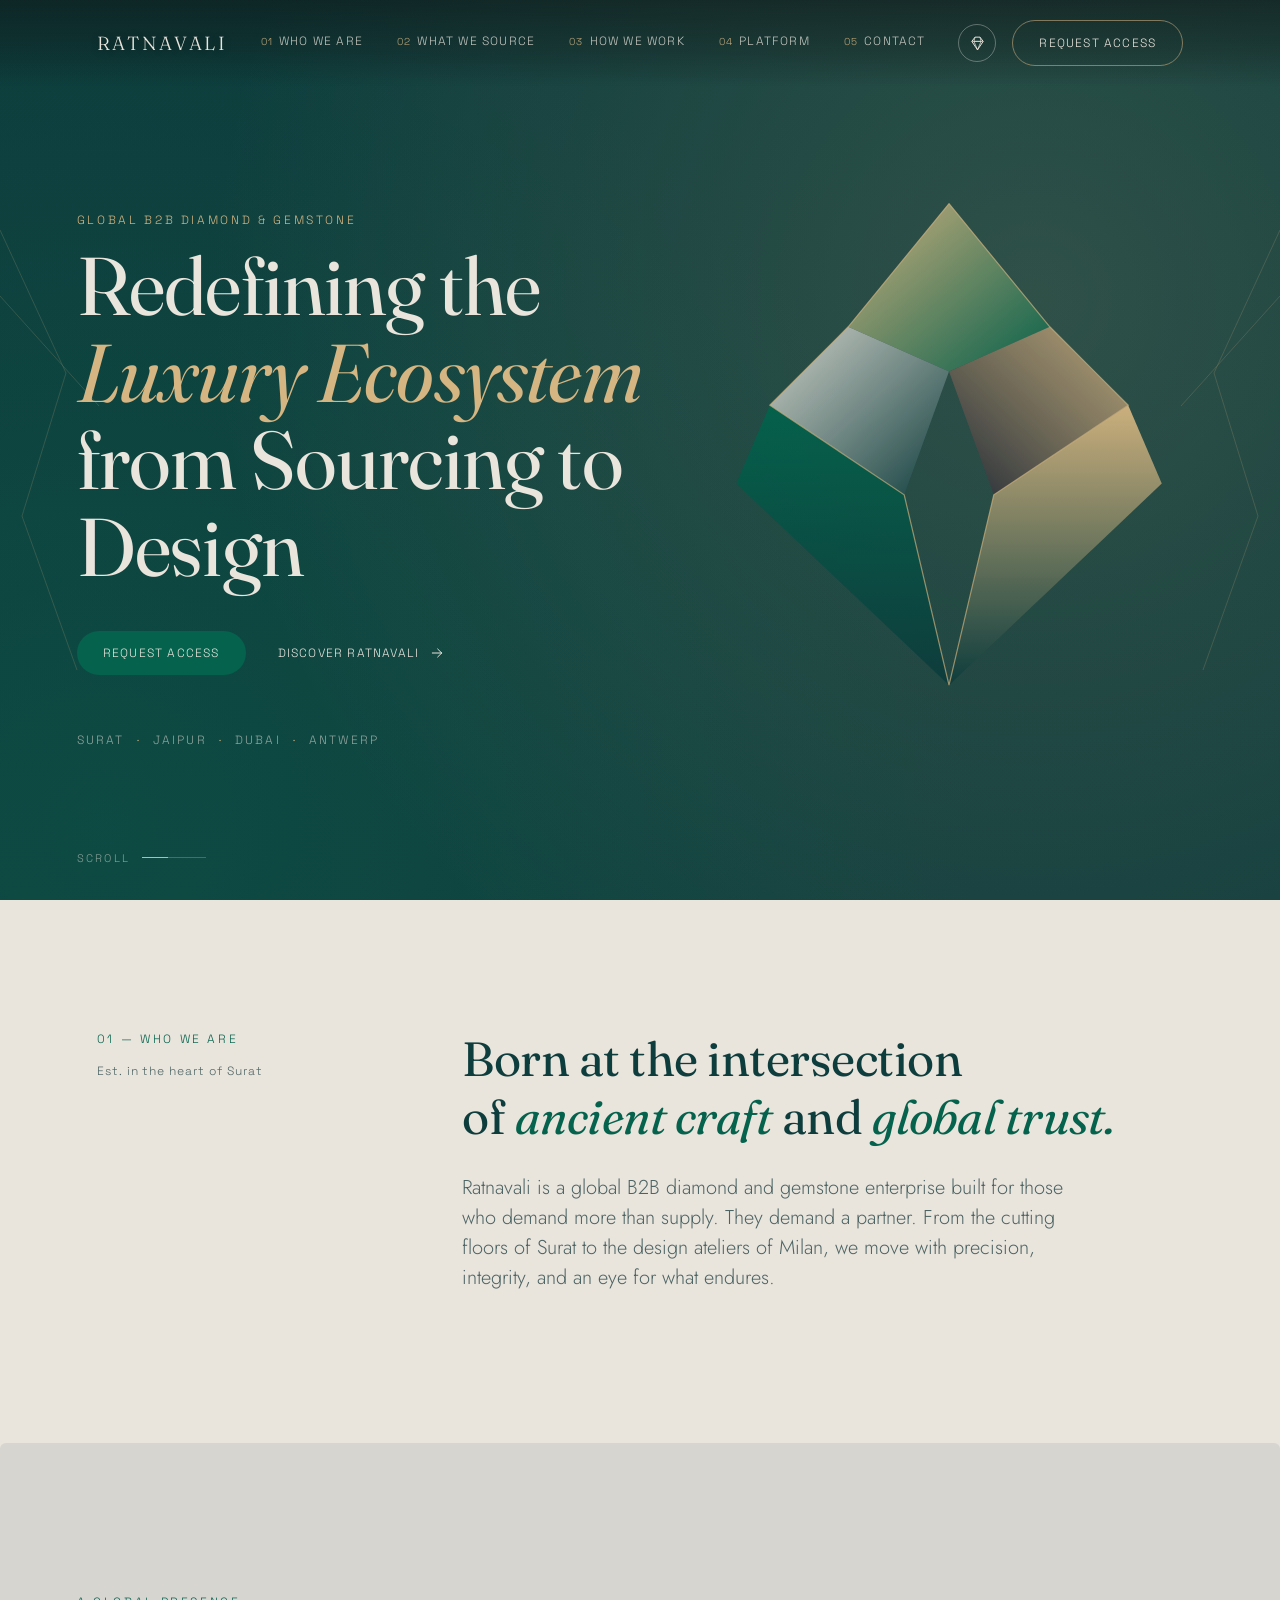
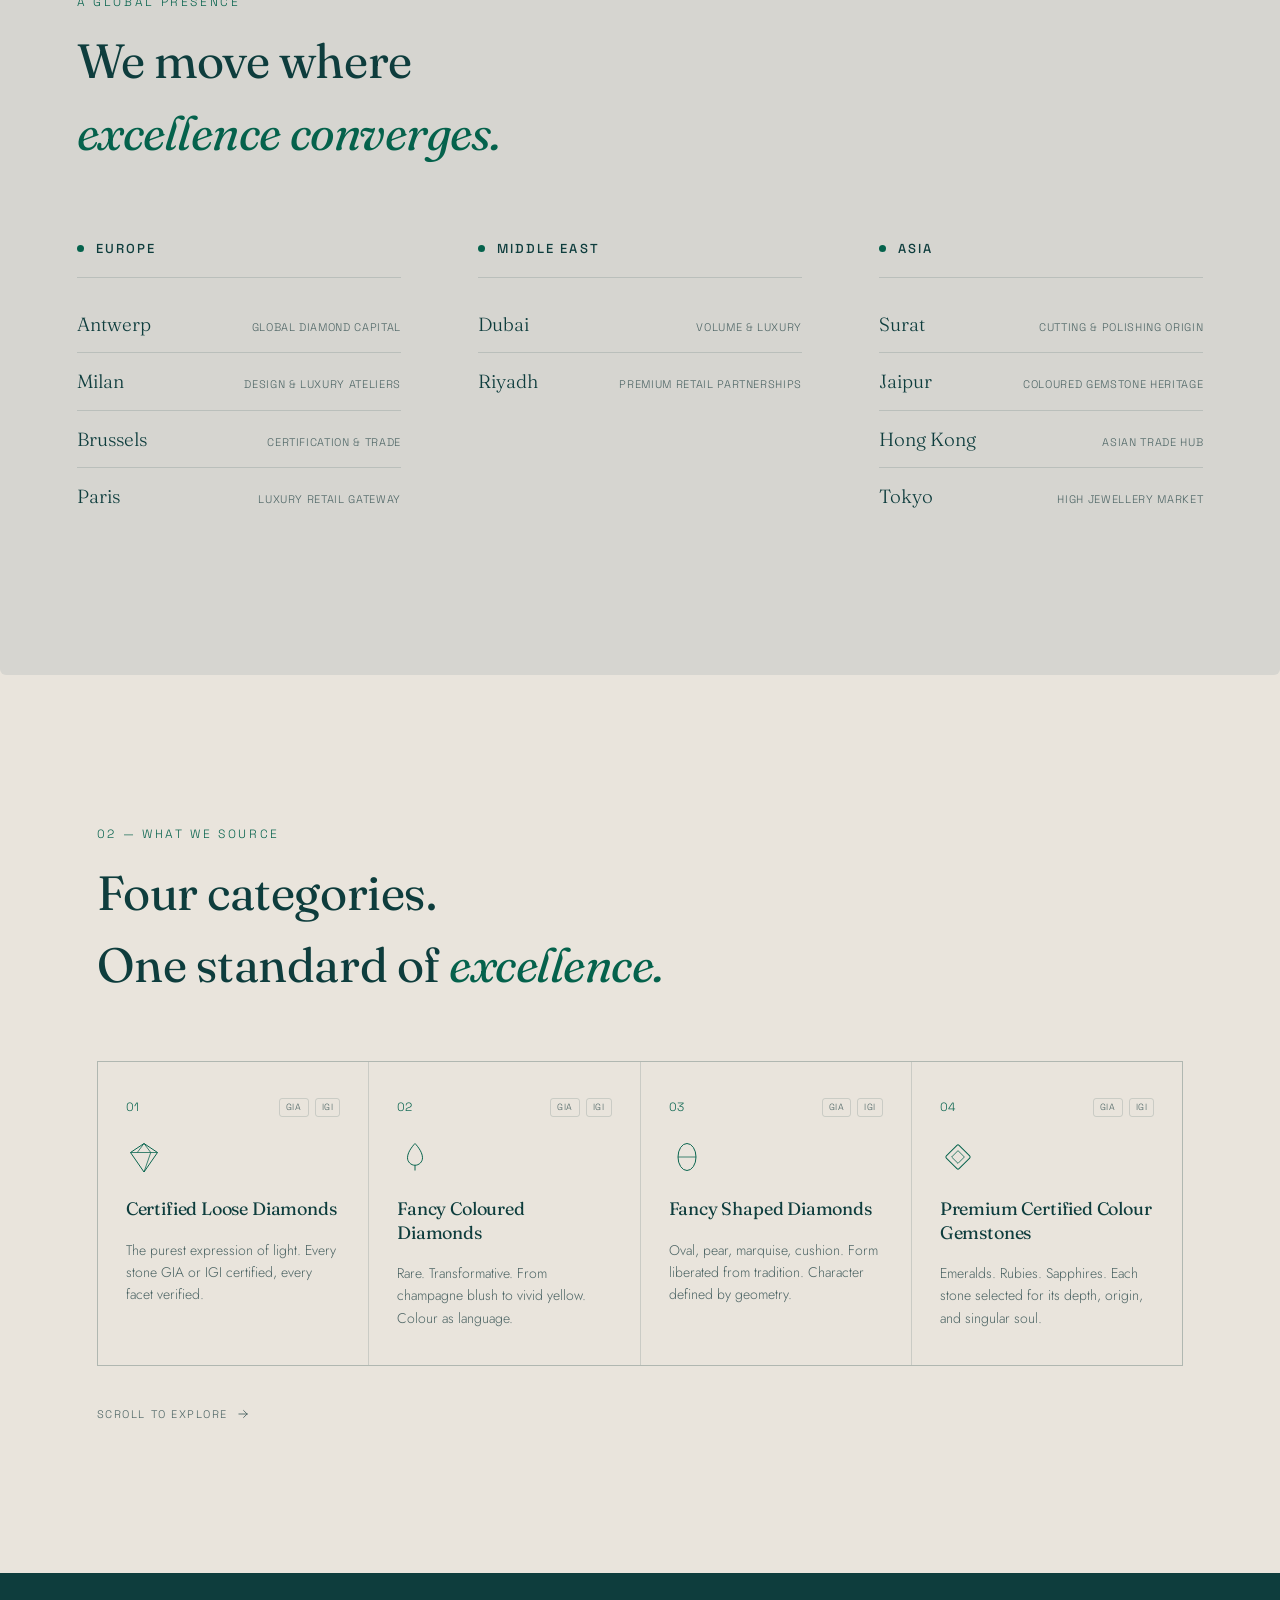
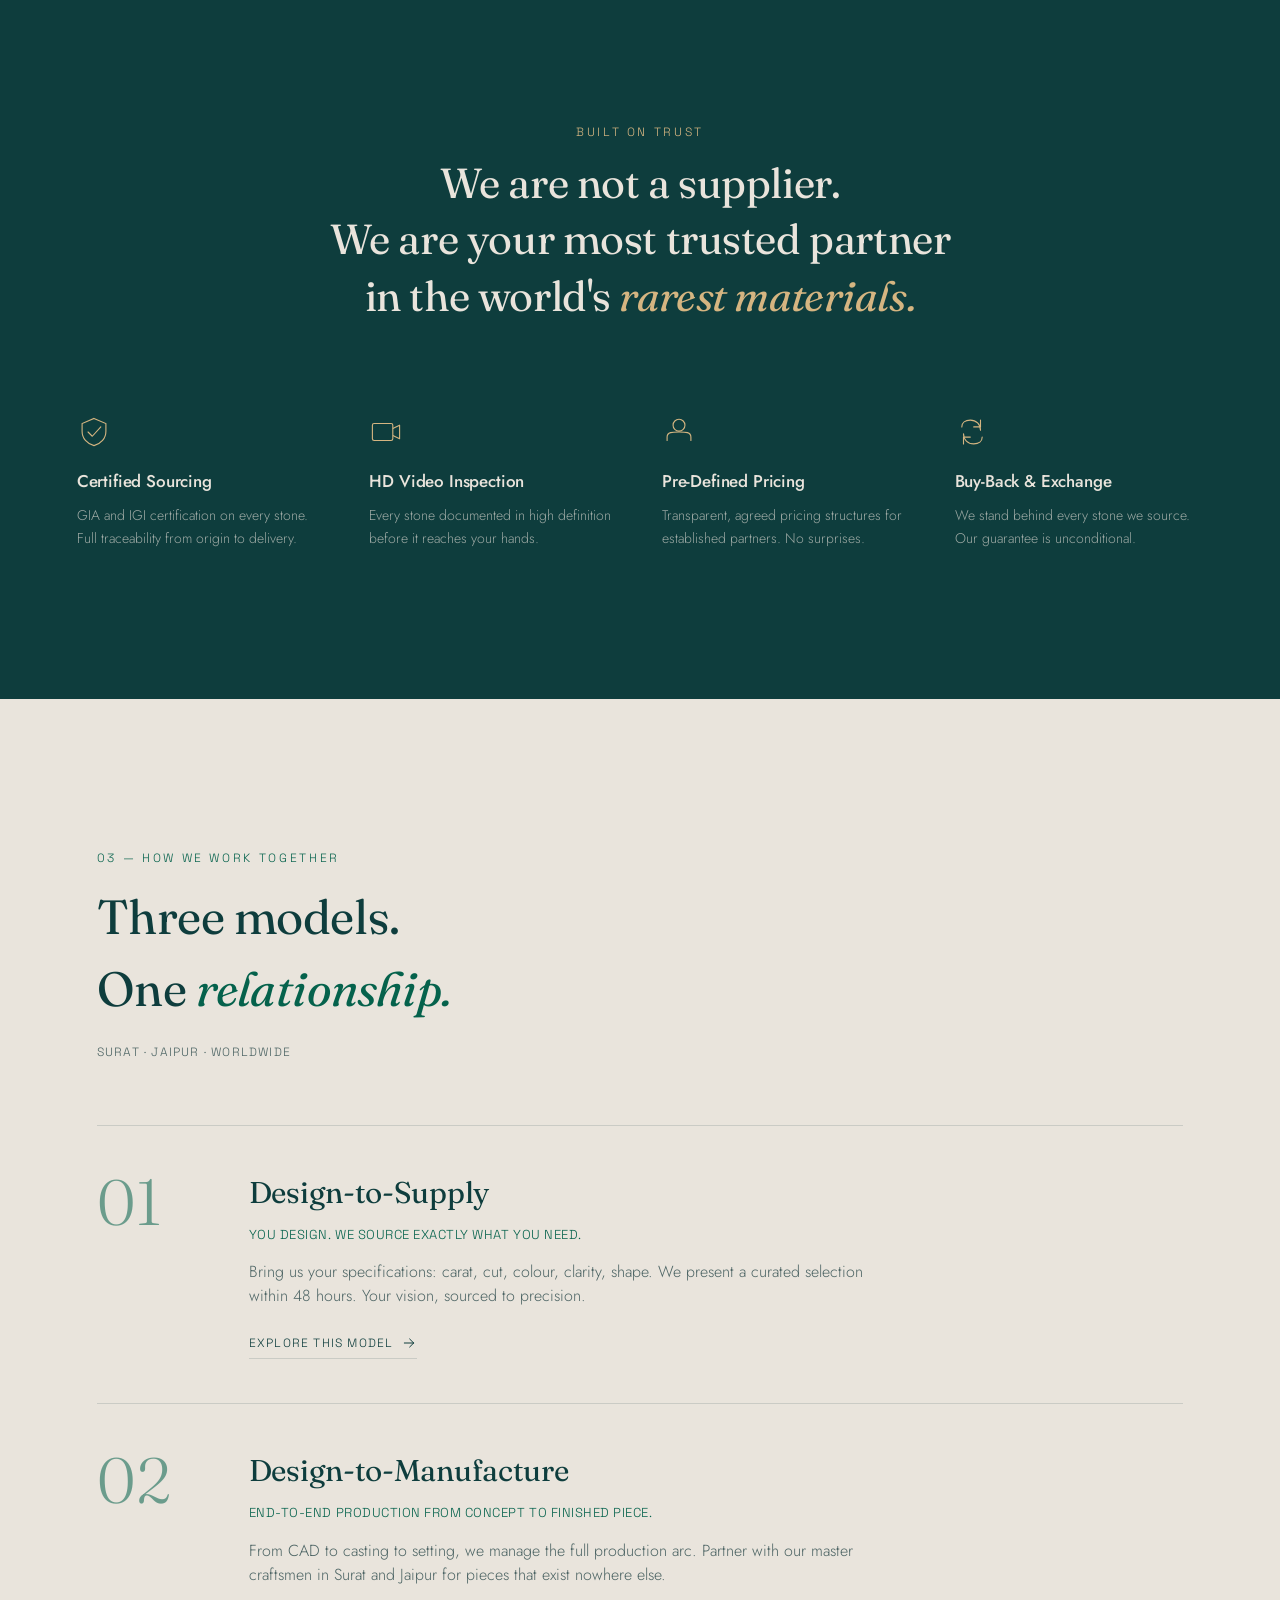
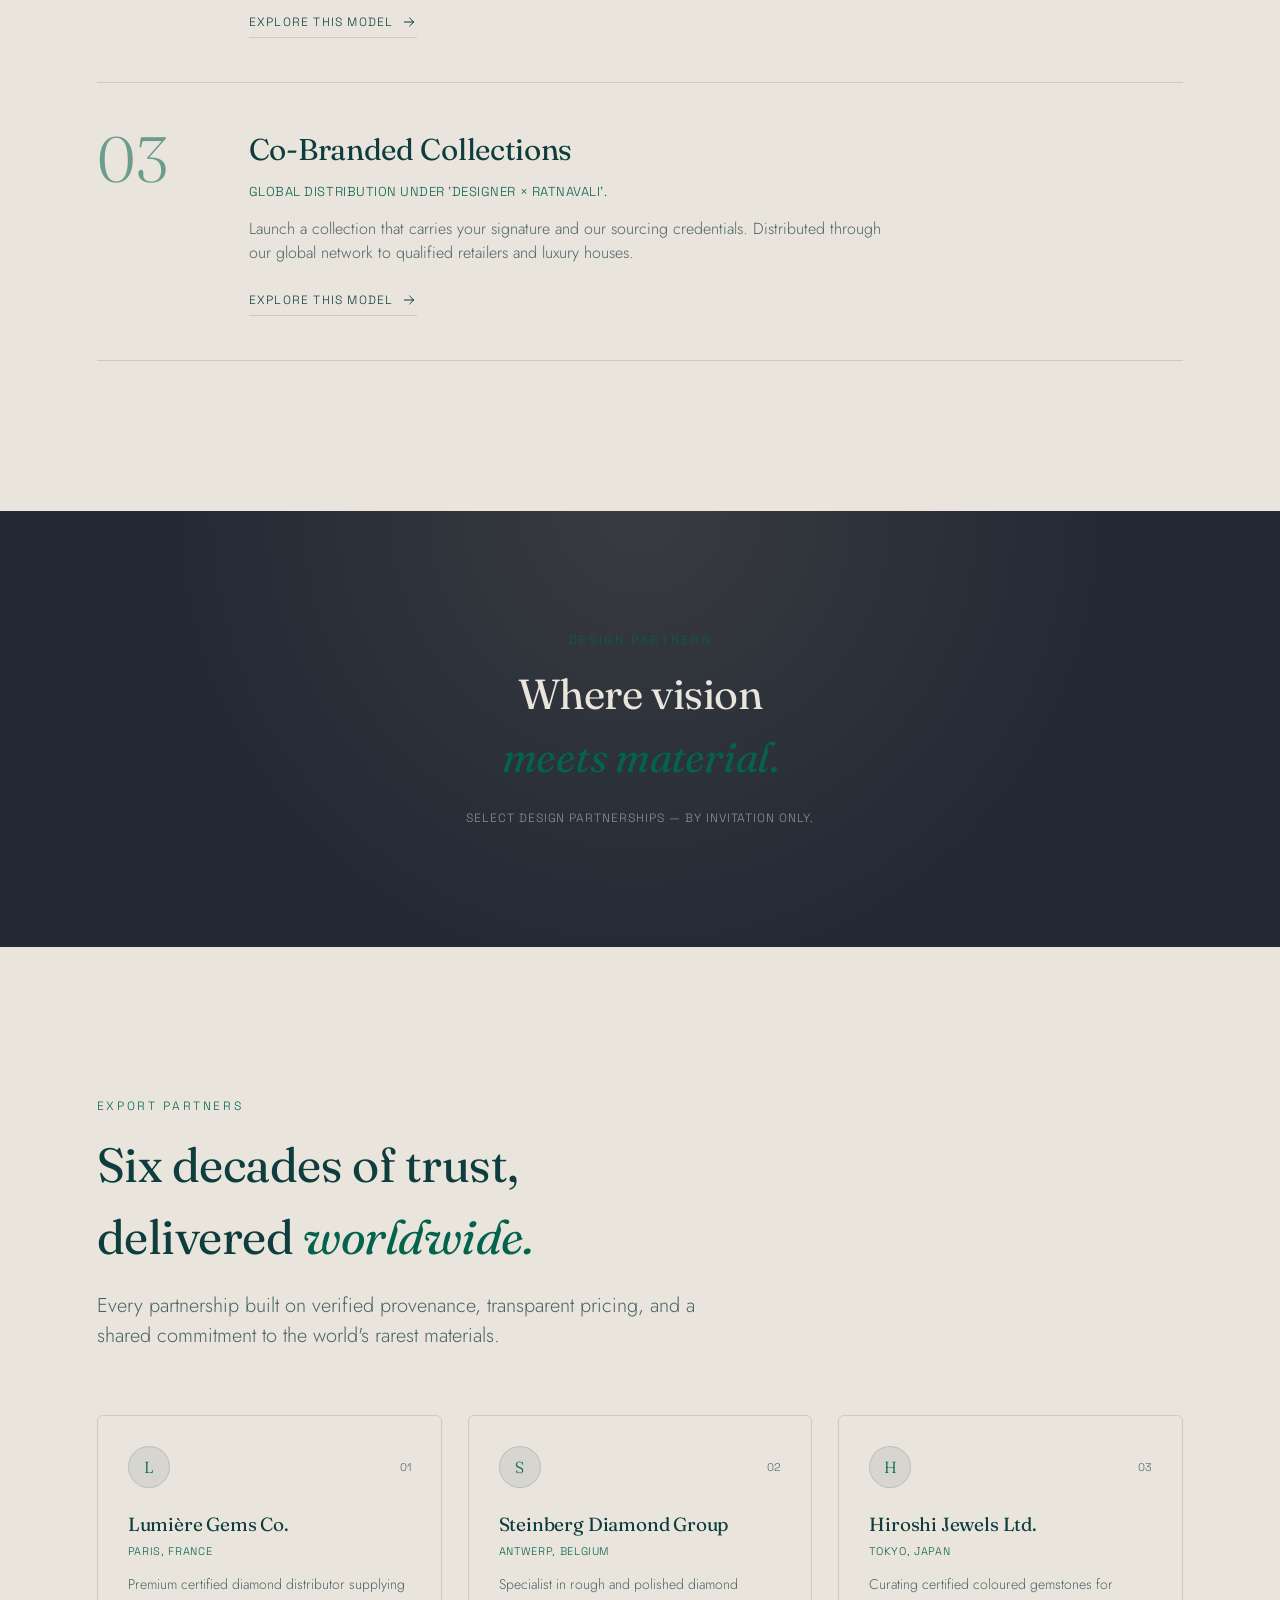
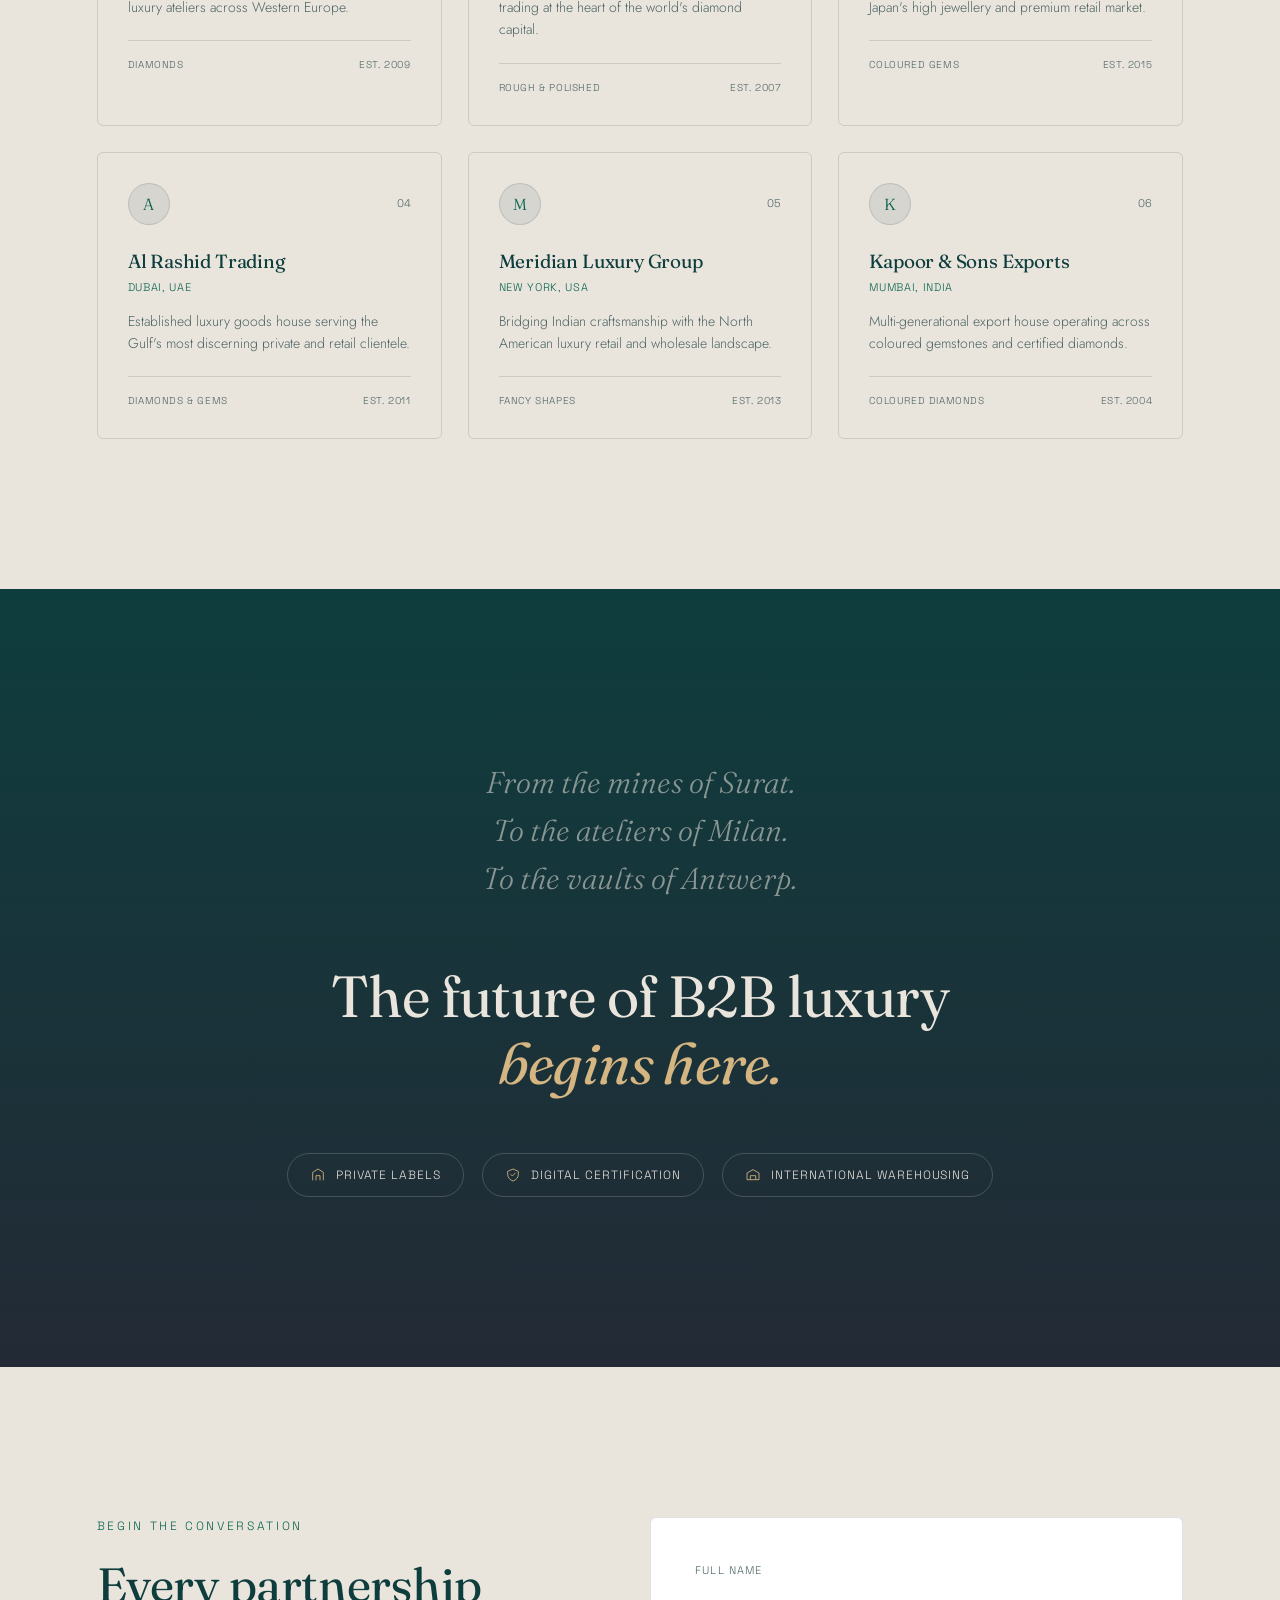
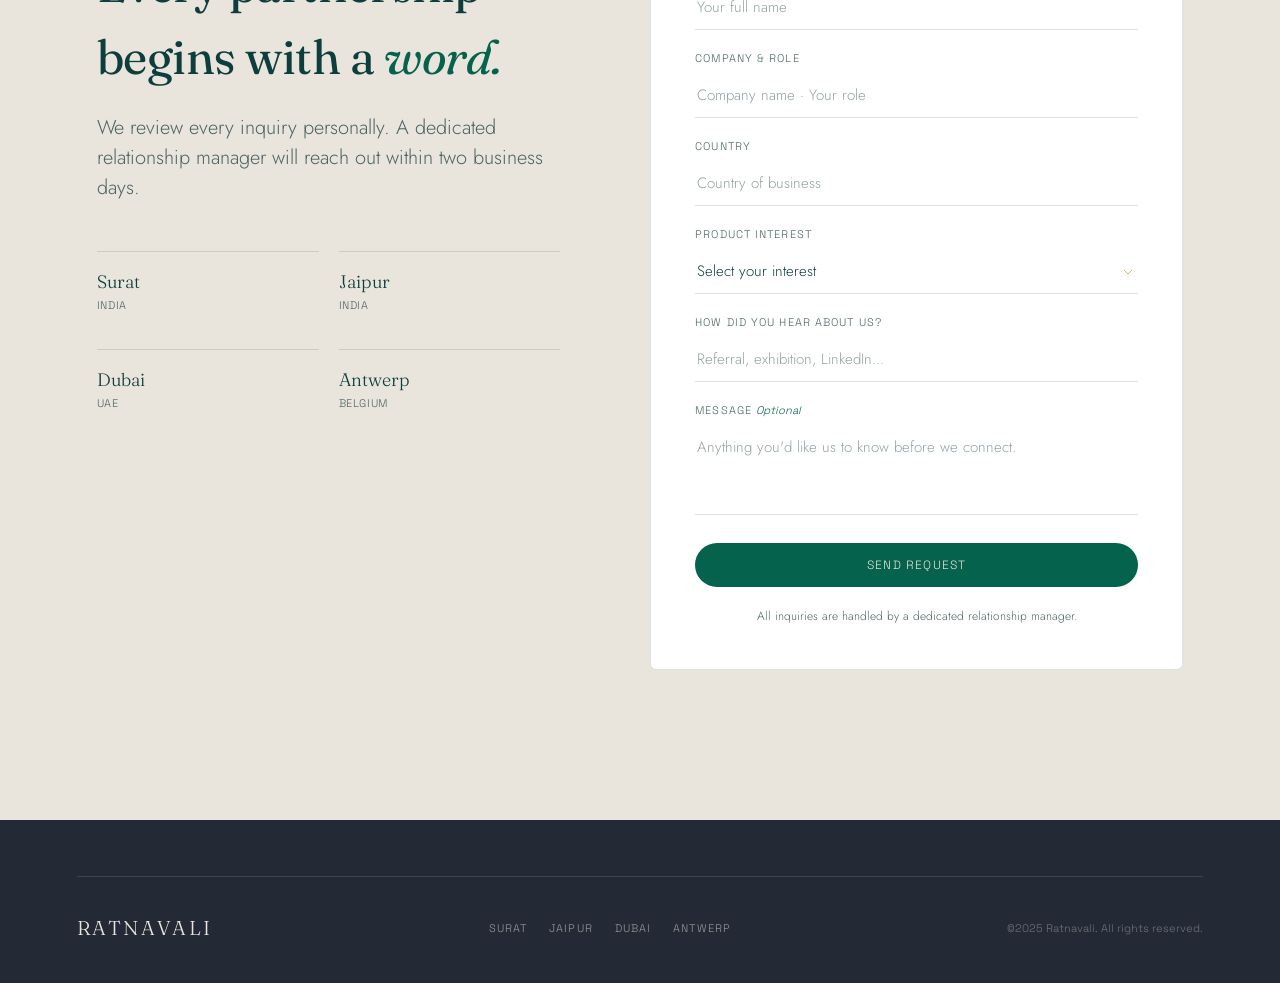
<file: index.html>
<!DOCTYPE html>
<html lang="en" data-theme="dark">
<head>
<meta charset="UTF-8">
<meta name="viewport" content="width=device-width, initial-scale=1.0">
<title>Ratnavali — Global B2B Diamond &amp; Gemstone House</title>
<meta name="description" content="Ratnavali is a global B2B diamond and gemstone enterprise, from the cutting floors of Surat to the design ateliers of Milan.">
<link rel="preconnect" href="https://fonts.googleapis.com">
<link rel="preconnect" href="https://fonts.gstatic.com" crossorigin>
<link href="https://fonts.googleapis.com/css2?family=Fraunces:ital,opsz,wght@0,9..144,300;0,9..144,400;0,9..144,500;0,9..144,600;1,9..144,400;1,9..144,500&family=Jost:wght@300;400;500;600&family=Space+Grotesk:wght@400;500&display=swap" rel="stylesheet">
<link rel="stylesheet" href="styles.css">
</head>
<body>

<!-- ============ FACET LOADER ============ -->
<div class="loader" id="loader" aria-hidden="true">
  <svg viewBox="0 0 120 120" class="loader-gem">
    <polygon points="60,10 90,45 75,110 45,110 30,45" class="loader-facet" />
    <polygon points="60,10 90,45 60,55" class="loader-facet f2" />
    <polygon points="60,10 30,45 60,55" class="loader-facet f3" />
    <polygon points="30,45 45,110 60,55" class="loader-facet f4" />
    <polygon points="90,45 75,110 60,55" class="loader-facet f5" />
  </svg>
</div>

<!-- ============ NAV ============ -->
<header class="site-nav" id="siteNav">
  <div class="nav-inner">
    <a href="#top" class="nav-mark">RATNAVALI</a>
    <nav class="nav-links" id="navLinks">
      <a href="#who-we-are"><span class="idx">01</span>Who We Are</a>
      <a href="#what-we-source"><span class="idx">02</span>What We Source</a>
      <a href="#how-we-work"><span class="idx">03</span>How We Work</a>
      <a href="#platform"><span class="idx">04</span>Platform</a>
      <a href="#contact"><span class="idx">05</span>Contact</a>
    </nav>
    <div class="nav-actions">
      <button class="theme-toggle" id="themeToggle" aria-label="Toggle light and dark theme" aria-pressed="false">
        <svg class="icon-sun" viewBox="0 0 24 24" fill="none"><circle cx="12" cy="12" r="4.2" stroke="currentColor" stroke-width="1.4"/><g stroke="currentColor" stroke-width="1.4" stroke-linecap="round"><line x1="12" y1="2.4" x2="12" y2="5.2"/><line x1="12" y1="18.8" x2="12" y2="21.6"/><line x1="2.4" y1="12" x2="5.2" y2="12"/><line x1="18.8" y1="12" x2="21.6" y2="12"/><line x1="4.9" y1="4.9" x2="6.9" y2="6.9"/><line x1="17.1" y1="17.1" x2="19.1" y2="19.1"/><line x1="4.9" y1="19.1" x2="6.9" y2="17.1"/><line x1="17.1" y1="6.9" x2="19.1" y2="4.9"/></g></svg>
        <svg class="icon-gem" viewBox="0 0 24 24" fill="none"><path d="M4 9L8.5 3H15.5L20 9L12 21L4 9Z" stroke="currentColor" stroke-width="1.4" stroke-linejoin="round"/><path d="M4 9H20M8.5 3L7 9L12 21L17 9L15.5 3M7 9L12 9L17 9" stroke="currentColor" stroke-width="1" stroke-linejoin="round"/></svg>
      </button>
      <a href="#contact" class="btn btn-line nav-cta">Request Access</a>
      <button class="hamburger" id="hamburger" aria-label="Open menu" aria-expanded="false">
        <span></span><span></span>
      </button>
    </div>
  </div>
</header>

<!-- mobile drawer -->
<div class="mobile-drawer" id="mobileDrawer">
  <a href="#who-we-are">Who We Are</a>
  <a href="#what-we-source">What We Source</a>
  <a href="#how-we-work">How We Work</a>
  <a href="#platform">Platform</a>
  <a href="#contact">Contact</a>
  <a href="#contact" class="btn btn-solid">Request Access</a>
</div>

<main id="top">

<!-- ============ HERO ============ -->
<section class="hero" id="hero">
  <div class="hero-bg-glow"></div>
  <svg class="facet-lines facet-lines--left" viewBox="0 0 400 800" aria-hidden="true"><path d="M0 0 L120 260 L40 520 L140 800" /><path d="M0 120 L180 320" /></svg>
  <svg class="facet-lines facet-lines--right" viewBox="0 0 400 800" aria-hidden="true"><path d="M400 0 L280 260 L360 520 L260 800" /><path d="M400 120 L220 320" /></svg>

  <div class="hero-inner">
    <p class="eyebrow reveal">Global B2B Diamond &amp; Gemstone</p>
    <h1 class="hero-title">
      <span class="reveal reveal-1">Redefining the</span>
      <span class="reveal reveal-2"><em>Luxury Ecosystem</em></span>
      <span class="reveal reveal-3">from Sourcing to Design</span>
    </h1>

    <div class="hero-cta reveal reveal-4">
      <a href="#contact" class="btn btn-solid">Request Access</a>
      <a href="#who-we-are" class="btn btn-ghost">
        Discover Ratnavali
        <svg viewBox="0 0 24 24" width="16" height="16" fill="none"><path d="M5 12H19M19 12L13 6M19 12L13 18" stroke="currentColor" stroke-width="1.5" stroke-linecap="round" stroke-linejoin="round"/></svg>
      </a>
    </div>

    <div class="hero-locations reveal reveal-4" aria-label="Our locations">
      <span>Surat</span><span class="dot">·</span><span>Jaipur</span><span class="dot">·</span><span>Dubai</span><span class="dot">·</span><span>Antwerp</span>
    </div>
  </div>

  <div class="hero-gem-wrap" id="gemWrap">
    <svg id="hero-gem" class="hero-gem" viewBox="0 0 500 520" aria-hidden="true">
      <defs>
        <linearGradient id="gTop" x1="0" y1="0" x2="1" y2="1">
          <stop offset="0%" stop-color="#D5B581"/>
          <stop offset="100%" stop-color="#05624C"/>
        </linearGradient>
        <linearGradient id="gLeft" x1="0" y1="0" x2="1" y2="1">
          <stop offset="0%" stop-color="#E9E4DC" stop-opacity="0.9"/>
          <stop offset="100%" stop-color="#0E3D3D"/>
        </linearGradient>
        <linearGradient id="gRight" x1="1" y1="0" x2="0" y2="1">
          <stop offset="0%" stop-color="#D5B581" stop-opacity="0.85"/>
          <stop offset="100%" stop-color="#232A36"/>
        </linearGradient>
        <linearGradient id="gBottomL" x1="0" y1="0" x2="0" y2="1">
          <stop offset="0%" stop-color="#05624C"/>
          <stop offset="100%" stop-color="#0E3D3D"/>
        </linearGradient>
        <linearGradient id="gBottomR" x1="0" y1="0" x2="0" y2="1">
          <stop offset="0%" stop-color="#D5B581"/>
          <stop offset="100%" stop-color="#0E3D3D"/>
        </linearGradient>
      </defs>
      <g id="gemGroup">
        <polygon class="facet" points="250,40 340,150 250,190 160,150" fill="url(#gTop)"/>
        <polygon class="facet" points="160,150 250,190 210,300 90,220" fill="url(#gLeft)"/>
        <polygon class="facet" points="340,150 410,220 290,300 250,190" fill="url(#gRight)"/>
        <polygon class="facet" points="90,220 210,300 250,470 60,290" fill="url(#gBottomL)"/>
        <polygon class="facet" points="410,220 290,300 250,470 440,290" fill="url(#gBottomR)"/>
        <polygon class="facet facet-line" points="250,40 340,150 410,220 290,300 250,470 210,300 90,220 160,150" fill="none"/>
      </g>
    </svg>
  </div>

  <div class="scroll-cue">
    <span>Scroll</span>
    <div class="scroll-line"><div class="scroll-line-fill"></div></div>
  </div>
</section>

<!-- ============ WHO WE ARE ============ -->
<section class="section who" id="who-we-are">
  <div class="section-grid">
    <div class="who-label reveal">
      <p class="eyebrow">01 — Who We Are</p>
      <p class="est">Est. in the heart of Surat</p>
    </div>
    <div class="who-copy">
      <h2 class="reveal">Born at the intersection<br>of <em>ancient craft</em> and <em>global trust.</em></h2>
      <p class="lead reveal">Ratnavali is a global B2B diamond and gemstone enterprise built for those who demand more than supply. They demand a partner. From the cutting floors of Surat to the design ateliers of Milan, we move with precision, integrity, and an eye for what endures.</p>
    </div>
  </div>
</section>

<!-- ============ GLOBAL PRESENCE ============ -->
<section class="section presence" id="presence">
  <div class="presence-head reveal">
    <p class="eyebrow">A Global Presence</p>
    <h2>We move where<br><em>excellence converges.</em></h2>
  </div>

  <div class="presence-regions">
    <div class="region reveal">
      <h3><span class="region-mark"></span>Europe</h3>
      <ul>
        <li><span class="city">Antwerp</span><span class="city-note">Global Diamond Capital</span></li>
        <li><span class="city">Milan</span><span class="city-note">Design &amp; Luxury Ateliers</span></li>
        <li><span class="city">Brussels</span><span class="city-note">Certification &amp; Trade</span></li>
        <li><span class="city">Paris</span><span class="city-note">Luxury Retail Gateway</span></li>
      </ul>
    </div>
    <div class="region reveal">
      <h3><span class="region-mark"></span>Middle East</h3>
      <ul>
        <li><span class="city">Dubai</span><span class="city-note">Volume &amp; Luxury</span></li>
        <li><span class="city">Riyadh</span><span class="city-note">Premium Retail Partnerships</span></li>
      </ul>
    </div>
    <div class="region reveal">
      <h3><span class="region-mark"></span>Asia</h3>
      <ul>
        <li><span class="city">Surat</span><span class="city-note">Cutting &amp; Polishing Origin</span></li>
        <li><span class="city">Jaipur</span><span class="city-note">Coloured Gemstone Heritage</span></li>
        <li><span class="city">Hong Kong</span><span class="city-note">Asian Trade Hub</span></li>
        <li><span class="city">Tokyo</span><span class="city-note">High Jewellery Market</span></li>
      </ul>
    </div>
  </div>
</section>

<!-- ============ WHAT WE SOURCE ============ -->
<section class="section source" id="what-we-source">
  <div class="source-head reveal">
    <p class="eyebrow">02 — What We Source</p>
    <h2>Four categories.<br>One standard of <em>excellence.</em></h2>
  </div>

  <div class="source-grid">
    <article class="source-card reveal">
      <div class="source-top">
        <span class="source-idx">01</span>
        <span class="cert-badges"><span>GIA</span><span>IGI</span></span>
      </div>
      <svg class="source-icon" viewBox="0 0 48 48" fill="none"><path d="M6 18L24 6L42 18L24 44L6 18Z" stroke="currentColor" stroke-width="1.3"/><path d="M6 18H42M15 18L24 6L33 18L24 44" stroke="currentColor" stroke-width="1"/></svg>
      <h3>Certified Loose Diamonds</h3>
      <p>The purest expression of light. Every stone GIA or IGI certified, every facet verified.</p>
    </article>

    <article class="source-card reveal">
      <div class="source-top">
        <span class="source-idx">02</span>
        <span class="cert-badges"><span>GIA</span><span>IGI</span></span>
      </div>
      <svg class="source-icon" viewBox="0 0 48 48" fill="none"><path d="M24 6C24 6 34 16 34 25C34 30.5 29.5 35 24 35C18.5 35 14 30.5 14 25C14 16 24 6 24 6Z" stroke="currentColor" stroke-width="1.3"/><path d="M24 35V42" stroke="currentColor" stroke-width="1.3"/></svg>
      <h3>Fancy Coloured Diamonds</h3>
      <p>Rare. Transformative. From champagne blush to vivid yellow. Colour as language.</p>
    </article>

    <article class="source-card reveal">
      <div class="source-top">
        <span class="source-idx">03</span>
        <span class="cert-badges"><span>GIA</span><span>IGI</span></span>
      </div>
      <svg class="source-icon" viewBox="0 0 48 48" fill="none"><ellipse cx="24" cy="24" rx="12" ry="18" stroke="currentColor" stroke-width="1.3"/><path d="M12 24H36" stroke="currentColor" stroke-width="1"/></svg>
      <h3>Fancy Shaped Diamonds</h3>
      <p>Oval, pear, marquise, cushion. Form liberated from tradition. Character defined by geometry.</p>
    </article>

    <article class="source-card reveal">
      <div class="source-top">
        <span class="source-idx">04</span>
        <span class="cert-badges"><span>GIA</span><span>IGI</span></span>
      </div>
      <svg class="source-icon" viewBox="0 0 48 48" fill="none"><rect x="12" y="12" width="24" height="24" rx="2" transform="rotate(45 24 24)" stroke="currentColor" stroke-width="1.3"/><rect x="18" y="18" width="12" height="12" transform="rotate(45 24 24)" stroke="currentColor" stroke-width="1"/></svg>
      <h3>Premium Certified Colour Gemstones</h3>
      <p>Emeralds. Rubies. Sapphires. Each stone selected for its depth, origin, and singular soul.</p>
    </article>
  </div>
  <p class="scroll-hint reveal">Scroll to explore
    <svg viewBox="0 0 24 24" width="14" height="14" fill="none"><path d="M5 12H19M19 12L13 6M19 12L13 18" stroke="currentColor" stroke-width="1.5" stroke-linecap="round" stroke-linejoin="round"/></svg>
  </p>
</section>

<!-- ============ BUILT ON TRUST ============ -->
<section class="section trust" id="trust">
  <div class="trust-quote reveal">
    <p class="eyebrow">Built on Trust</p>
    <blockquote>We are not a supplier.<br>We are your most trusted partner<br>in the world's <em>rarest materials.</em></blockquote>
  </div>

  <div class="trust-grid">
    <div class="promise reveal">
      <svg viewBox="0 0 40 40" fill="none"><path d="M20 4L34 10V19C34 27.5 28.2 33.8 20 36C11.8 33.8 6 27.5 6 19V10L20 4Z" stroke="currentColor" stroke-width="1.3"/><path d="M13 20L18 25L28 14" stroke="currentColor" stroke-width="1.3" stroke-linecap="round" stroke-linejoin="round"/></svg>
      <h3>Certified Sourcing</h3>
      <p>GIA and IGI certification on every stone. Full traceability from origin to delivery.</p>
    </div>
    <div class="promise reveal">
      <svg viewBox="0 0 40 40" fill="none"><rect x="4" y="10" width="24" height="20" rx="2" stroke="currentColor" stroke-width="1.3"/><path d="M28 16L36 12V28L28 24" stroke="currentColor" stroke-width="1.3" stroke-linejoin="round"/></svg>
      <h3>HD Video Inspection</h3>
      <p>Every stone documented in high definition before it reaches your hands.</p>
    </div>
    <div class="promise reveal">
      <svg viewBox="0 0 40 40" fill="none"><path d="M6 30V26C6 20 12 20 20 20C28 20 34 20 34 26V30" stroke="currentColor" stroke-width="1.3" stroke-linecap="round"/><circle cx="20" cy="12" r="7" stroke="currentColor" stroke-width="1.3"/></svg>
      <h3>Pre-Defined Pricing</h3>
      <p>Transparent, agreed pricing structures for established partners. No surprises.</p>
    </div>
    <div class="promise reveal">
      <svg viewBox="0 0 40 40" fill="none"><path d="M8 14C8 9 12 6 18 6C25 6 30 11 30 18M32 26C32 31 28 34 22 34C15 34 10 29 10 22" stroke="currentColor" stroke-width="1.3" stroke-linecap="round"/><path d="M30 6V14H22M10 34V26H18" stroke="currentColor" stroke-width="1.3" stroke-linecap="round" stroke-linejoin="round"/></svg>
      <h3>Buy-Back &amp; Exchange</h3>
      <p>We stand behind every stone we source. Our guarantee is unconditional.</p>
    </div>
  </div>
</section>

<!-- ============ HOW WE WORK ============ -->
<section class="section work" id="how-we-work">
  <div class="work-head reveal">
    <p class="eyebrow">03 — How We Work Together</p>
    <h2>Three models.<br>One <em>relationship.</em></h2>
    <p class="work-loc">Surat · Jaipur · Worldwide</p>
  </div>

  <div class="work-list">
    <article class="work-item reveal">
      <div class="work-item-num">01</div>
      <div class="work-item-body">
        <h3>Design-to-Supply</h3>
        <p class="work-tag">You design. We source exactly what you need.</p>
        <p>Bring us your specifications: carat, cut, colour, clarity, shape. We present a curated selection within 48 hours. Your vision, sourced to precision.</p>
        <a href="#contact" class="link-arrow">Explore This Model
          <svg viewBox="0 0 24 24" width="16" height="16" fill="none"><path d="M5 12H19M19 12L13 6M19 12L13 18" stroke="currentColor" stroke-width="1.5" stroke-linecap="round" stroke-linejoin="round"/></svg>
        </a>
      </div>
    </article>

    <article class="work-item reveal">
      <div class="work-item-num">02</div>
      <div class="work-item-body">
        <h3>Design-to-Manufacture</h3>
        <p class="work-tag">End-to-end production from concept to finished piece.</p>
        <p>From CAD to casting to setting, we manage the full production arc. Partner with our master craftsmen in Surat and Jaipur for pieces that exist nowhere else.</p>
        <a href="#contact" class="link-arrow">Explore This Model
          <svg viewBox="0 0 24 24" width="16" height="16" fill="none"><path d="M5 12H19M19 12L13 6M19 12L13 18" stroke="currentColor" stroke-width="1.5" stroke-linecap="round" stroke-linejoin="round"/></svg>
        </a>
      </div>
    </article>

    <article class="work-item reveal">
      <div class="work-item-num">03</div>
      <div class="work-item-body">
        <h3>Co-Branded Collections</h3>
        <p class="work-tag">Global distribution under 'Designer × Ratnavali'.</p>
        <p>Launch a collection that carries your signature and our sourcing credentials. Distributed through our global network to qualified retailers and luxury houses.</p>
        <a href="#contact" class="link-arrow">Explore This Model
          <svg viewBox="0 0 24 24" width="16" height="16" fill="none"><path d="M5 12H19M19 12L13 6M19 12L13 18" stroke="currentColor" stroke-width="1.5" stroke-linecap="round" stroke-linejoin="round"/></svg>
        </a>
      </div>
    </article>
  </div>
</section>

<!-- ============ DESIGN PARTNERS ============ -->
<section class="section design-partners">
  <div class="dp-inner reveal">
    <p class="eyebrow">Design Partners</p>
    <h2>Where vision<br><em>meets material.</em></h2>
    <p class="dp-note">Select design partnerships — by invitation only.</p>
  </div>
</section>

<!-- ============ EXPORT PARTNERS ============ -->
<section class="section export-partners" id="export-partners">
  <div class="ep-head reveal">
    <p class="eyebrow">Export Partners</p>
    <h2>Six decades of trust,<br>delivered <em>worldwide.</em></h2>
    <p class="lead">Every partnership built on verified provenance, transparent pricing, and a shared commitment to the world's rarest materials.</p>
  </div>

  <div class="partners-grid">
    <article class="partner-card reveal">
      <div class="partner-top"><span class="partner-mono">L</span><span class="partner-idx">01</span></div>
      <h3>Lumière Gems Co.</h3>
      <p class="partner-loc">Paris, France</p>
      <p>Premium certified diamond distributor supplying luxury ateliers across Western Europe.</p>
      <div class="partner-foot"><span>Diamonds</span><span>Est. 2009</span></div>
    </article>
    <article class="partner-card reveal">
      <div class="partner-top"><span class="partner-mono">S</span><span class="partner-idx">02</span></div>
      <h3>Steinberg Diamond Group</h3>
      <p class="partner-loc">Antwerp, Belgium</p>
      <p>Specialist in rough and polished diamond trading at the heart of the world's diamond capital.</p>
      <div class="partner-foot"><span>Rough &amp; Polished</span><span>Est. 2007</span></div>
    </article>
    <article class="partner-card reveal">
      <div class="partner-top"><span class="partner-mono">H</span><span class="partner-idx">03</span></div>
      <h3>Hiroshi Jewels Ltd.</h3>
      <p class="partner-loc">Tokyo, Japan</p>
      <p>Curating certified coloured gemstones for Japan's high jewellery and premium retail market.</p>
      <div class="partner-foot"><span>Coloured Gems</span><span>Est. 2015</span></div>
    </article>
    <article class="partner-card reveal">
      <div class="partner-top"><span class="partner-mono">A</span><span class="partner-idx">04</span></div>
      <h3>Al Rashid Trading</h3>
      <p class="partner-loc">Dubai, UAE</p>
      <p>Established luxury goods house serving the Gulf's most discerning private and retail clientele.</p>
      <div class="partner-foot"><span>Diamonds &amp; Gems</span><span>Est. 2011</span></div>
    </article>
    <article class="partner-card reveal">
      <div class="partner-top"><span class="partner-mono">M</span><span class="partner-idx">05</span></div>
      <h3>Meridian Luxury Group</h3>
      <p class="partner-loc">New York, USA</p>
      <p>Bridging Indian craftsmanship with the North American luxury retail and wholesale landscape.</p>
      <div class="partner-foot"><span>Fancy Shapes</span><span>Est. 2013</span></div>
    </article>
    <article class="partner-card reveal">
      <div class="partner-top"><span class="partner-mono">K</span><span class="partner-idx">06</span></div>
      <h3>Kapoor &amp; Sons Exports</h3>
      <p class="partner-loc">Mumbai, India</p>
      <p>Multi-generational export house operating across coloured gemstones and certified diamonds.</p>
      <div class="partner-foot"><span>Coloured Diamonds</span><span>Est. 2004</span></div>
    </article>
  </div>
</section>

<!-- ============ FUTURE / PLATFORM ============ -->
<section class="section future" id="platform">
  <div class="future-lines">
    <p class="future-line reveal">From the mines of Surat.</p>
    <p class="future-line reveal">To the ateliers of Milan.</p>
    <p class="future-line reveal">To the vaults of Antwerp.</p>
  </div>
  <h2 class="future-cta reveal">The future of B2B luxury<br><em>begins here.</em></h2>

  <div class="platform-tags reveal">
    <span><svg viewBox="0 0 24 24" width="16" height="16" fill="none"><path d="M4 20V8L12 3L20 8V20" stroke="currentColor" stroke-width="1.3" stroke-linejoin="round"/><path d="M9 20V13H15V20" stroke="currentColor" stroke-width="1.3"/></svg>Private Labels</span>
    <span><svg viewBox="0 0 24 24" width="16" height="16" fill="none"><path d="M12 3L20 6.5V11C20 16 16.5 19.5 12 21C7.5 19.5 4 16 4 11V6.5L12 3Z" stroke="currentColor" stroke-width="1.3"/><path d="M9 11.5L11 13.5L15.5 9" stroke="currentColor" stroke-width="1.3" stroke-linecap="round" stroke-linejoin="round"/></svg>Digital Certification</span>
    <span><svg viewBox="0 0 24 24" width="16" height="16" fill="none"><path d="M3 9L12 4L21 9V19H3V9Z" stroke="currentColor" stroke-width="1.3" stroke-linejoin="round"/><path d="M8 19V13H16V19" stroke="currentColor" stroke-width="1.3"/></svg>International Warehousing</span>
  </div>
</section>

<!-- ============ CONTACT ============ -->
<section class="section contact" id="contact">
  <div class="contact-grid">
    <div class="contact-copy reveal">
      <p class="eyebrow">Begin the Conversation</p>
      <h2>Every partnership<br>begins with a <em>word.</em></h2>
      <p class="lead">We review every inquiry personally. A dedicated relationship manager will reach out within two business days.</p>

      <ul class="contact-locations">
        <li><span class="city">Surat</span><span class="city-note">India</span></li>
        <li><span class="city">Jaipur</span><span class="city-note">India</span></li>
        <li><span class="city">Dubai</span><span class="city-note">UAE</span></li>
        <li><span class="city">Antwerp</span><span class="city-note">Belgium</span></li>
      </ul>
    </div>

    <form class="contact-form reveal" id="contactForm">
      <div class="field">
        <label for="fullName">Full Name</label>
        <input type="text" id="fullName" name="fullName" placeholder="Your full name" required>
      </div>
      <div class="field">
        <label for="companyRole">Company &amp; Role</label>
        <input type="text" id="companyRole" name="companyRole" placeholder="Company name · Your role" required>
      </div>
      <div class="field">
        <label for="country">Country</label>
        <input type="text" id="country" name="country" placeholder="Country of business" required>
      </div>
      <div class="field">
        <label for="interest">Product Interest</label>
        <select id="interest" name="interest" required>
          <option value="" selected disabled>Select your interest</option>
          <option value="loose-diamonds">Certified Loose Diamonds</option>
          <option value="fancy-coloured">Fancy Coloured Diamonds</option>
          <option value="fancy-shaped">Fancy Shaped Diamonds</option>
          <option value="colour-gemstones">Premium Certified Colour Gemstones</option>
          <option value="other">Other / Co-Branded Collection</option>
        </select>
      </div>
      <div class="field">
        <label for="heard">How did you hear about us?</label>
        <input type="text" id="heard" name="heard" placeholder="Referral, exhibition, LinkedIn...">
      </div>
      <div class="field">
        <label for="message">Message <span class="optional">Optional</span></label>
        <textarea id="message" name="message" rows="3" placeholder="Anything you'd like us to know before we connect."></textarea>
      </div>
      <button type="submit" class="btn btn-solid form-submit">
        <span class="btn-label">Send Request</span>
        <span class="btn-sent">Request Sent</span>
      </button>
      <p class="form-note">All inquiries are handled by a dedicated relationship manager.</p>
    </form>
  </div>
</section>

</main>

<!-- ============ FOOTER ============ -->
<footer class="site-footer">
  <div class="footer-inner">
    <div class="footer-mark">RATNAVALI</div>
    <div class="footer-locations">
      <span>Surat</span><span>Jaipur</span><span>Dubai</span><span>Antwerp</span>
    </div>
    <div class="footer-copy">©2025 Ratnavali. All rights reserved.</div>
  </div>
</footer>

<script src="script.js"></script>
</body>
</html>
</file>
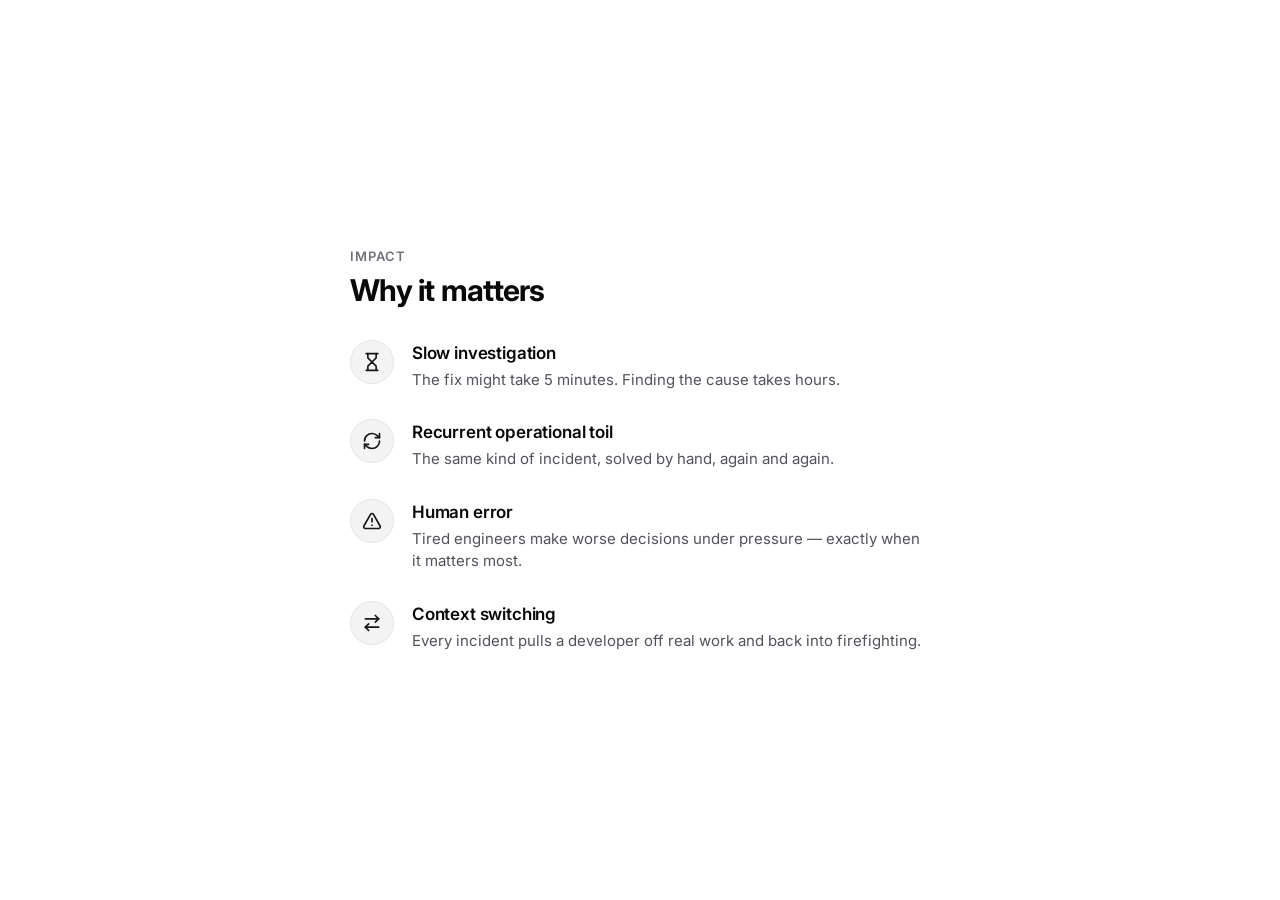
<file: try.html>
<!DOCTYPE html>
<html lang="en">
<head>
  <meta charset="UTF-8">
  <meta name="viewport" content="width=device-width, initial-scale=1.0">
  <title>Why It Matters</title>
  <link rel="preconnect" href="https://fonts.googleapis.com">
  <link rel="preconnect" href="https://fonts.gstatic.com" crossorigin>
  <link href="https://fonts.googleapis.com/css2?family=Inter:wght@400;500;600;700&display=swap" rel="stylesheet">
  <style>
    * {
      box-sizing: border-box;
      margin: 0;
      padding: 0;
    }

    body {
      font-family: 'Inter', -apple-system, BlinkMacSystemFont, "Segoe UI", Roboto, sans-serif;
      background-color: #ffffff;
      color: #09090b;
      min-height: 100vh;
      display: flex;
      align-items: center;
      justify-content: center;
      padding: 2.5rem 1.5rem;
      -webkit-font-smoothing: antialiased;
    }

    .container {
      width: 100%;
      max-width: 580px;
    }

    .header-label {
      font-size: 0.8125rem;
      font-weight: 600;
      text-transform: uppercase;
      letter-spacing: 0.08em;
      color: #71717a;
      margin-bottom: 0.5rem;
    }

    .headline {
      font-size: 1.875rem;
      font-weight: 700;
      letter-spacing: -0.025em;
      color: #09090b;
      margin-bottom: 2rem;
    }

    .feature-list {
      display: flex;
      flex-direction: column;
      gap: 1.75rem;
    }

    .feature-item {
      display: flex;
      align-items: flex-start;
      gap: 1.125rem;
    }

    .icon-wrapper {
      flex-shrink: 0;
      width: 44px;
      height: 44px;
      border-radius: 50%;
      background-color: #f4f4f5;
      border: 1px solid #e4e4e7;
      display: flex;
      align-items: center;
      justify-content: center;
      color: #18181b;
      transition: all 0.2s ease;
    }

    .feature-item:hover .icon-wrapper {
      background-color: #09090b;
      border-color: #09090b;
      color: #ffffff;
    }

    .icon-wrapper svg {
      width: 20px;
      height: 20px;
      stroke-width: 2;
    }

    .content {
      padding-top: 0.125rem;
    }

    .title {
      font-size: 1.0625rem;
      font-weight: 600;
      line-height: 1.35;
      color: #09090b;
      margin-bottom: 0.25rem;
      letter-spacing: -0.01em;
    }

    .description {
      font-size: 0.9375rem;
      line-height: 1.5;
      color: #52525b;
      font-weight: 400;
    }
  </style>
</head>
<body>

  <main class="container">
    <div class="header-label">Impact</div>
    <h1 class="headline">Why it matters</h1>

    <div class="feature-list">
      <!-- Item 1: Slow investigation -->
      <div class="feature-item">
        <div class="icon-wrapper">
          <!-- Hourglass / Lucide Icons style -->
          <svg viewBox="0 0 24 24" fill="none" stroke="currentColor" stroke-linecap="round" stroke-linejoin="round">
            <path d="M5 22h14"/>
            <path d="M5 2h14"/>
            <path d="M17 22v-4.172a2 2 0 0 0-.586-1.414L12 12l-4.414 4.414A2 2 0 0 0 7 17.828V22"/>
            <path d="M7 2v4.172a2 2 0 0 0 .586 1.414L12 12l4.414-4.414A2 2 0 0 0 17 6.172V2"/>
          </svg>
        </div>
        <div class="content">
          <div class="title">Slow investigation</div>
          <div class="description">The fix might take 5 minutes. Finding the cause takes hours.</div>
        </div>
      </div>

      <!-- Item 2: Recurrent SRE toil (Tech-niche upgrade) -->
      <div class="feature-item">
        <div class="icon-wrapper">
          <!-- Refresh / Sync Lucide Icons style -->
          <svg viewBox="0 0 24 24" fill="none" stroke="currentColor" stroke-linecap="round" stroke-linejoin="round">
            <path d="M3 12a9 9 0 0 1 9-9 9.75 9.75 0 0 1 6.74 2.74L21 8"/>
            <path d="M21 3v5h-5"/>
            <path d="M21 12a9 9 0 0 1-9 9 9.75 9.75 0 0 1-6.74-2.74L3 16"/>
            <path d="M3 21v-5h5"/>
          </svg>
        </div>
        <div class="content">
          <div class="title">Recurrent operational toil</div>
          <div class="description">The same kind of incident, solved by hand, again and again.</div>
        </div>
      </div>

      <!-- Item 3: Human error -->
      <div class="feature-item">
        <div class="icon-wrapper">
          <!-- Triangle Alert Lucide Icons style -->
          <svg viewBox="0 0 24 24" fill="none" stroke="currentColor" stroke-linecap="round" stroke-linejoin="round">
            <path d="m21.73 18-8-14a2 2 0 0 0-3.48 0l-8 14A2 2 0 0 0 4 21h16a2 2 0 0 0 1.73-3Z"/>
            <line x1="12" y1="9" x2="12" y2="13"/>
            <line x1="12" y1="17" x2="12.01" y2="17"/>
          </svg>
        </div>
        <div class="content">
          <div class="title">Human error</div>
          <div class="description">Tired engineers make worse decisions under pressure — exactly when it matters most.</div>
        </div>
      </div>

      <!-- Item 4: Context switching -->
      <div class="feature-item">
        <div class="icon-wrapper">
          <!-- Arrow Left-Right Switch Lucide Icons style -->
          <svg viewBox="0 0 24 24" fill="none" stroke="currentColor" stroke-linecap="round" stroke-linejoin="round">
            <path d="m16 3 4 4-4 4"/>
            <path d="M20 7H4"/>
            <path d="m8 21-4-4 4-4"/>
            <path d="M4 17h16"/>
          </svg>
        </div>
        <div class="content">
          <div class="title">Context switching</div>
          <div class="description">Every incident pulls a developer off real work and back into firefighting.</div>
        </div>
      </div>
    </div>
  </main>

</body>
</html>
</file>
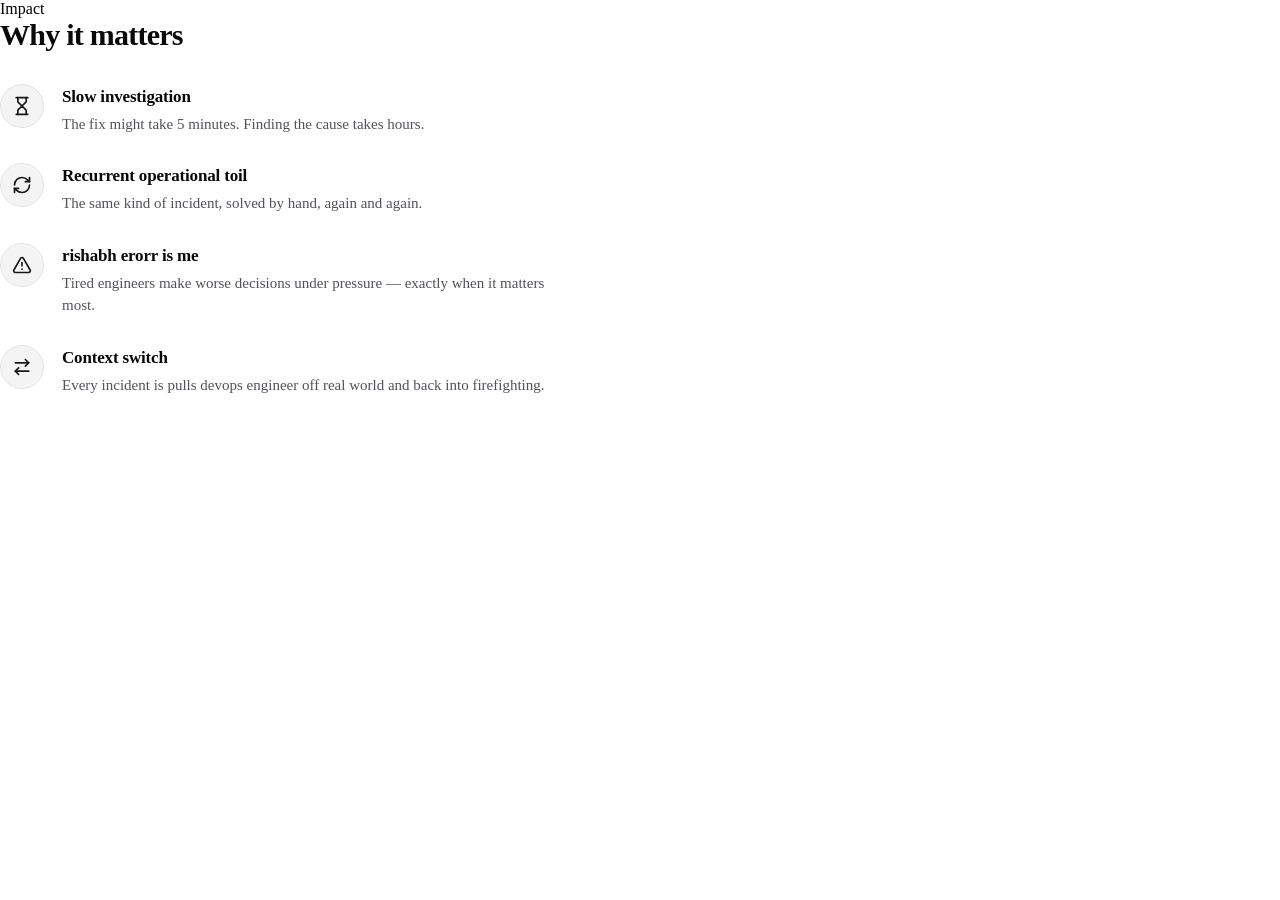
<file: practice/try1.html>
<!DOCTYPE html>
<html lang="en">

<head>
  <meta charset="UTF-8">
  <meta name="viewport" content="width=device-width, initial-scale=1.0">
  <title>Why It Matters</title>
  <link rel="preconnect" href="https://fonts.googleapis.com">
  <link rel="preconnect" href="https://fonts.gstatic.com" crossorigin>
  <link href="https://fonts.googleapis.com/css2?family=Inter:wght@400;500;600;700&display=swap" rel="stylesheet">
  <style>
    * {
      box-sizing: border-box;
      margin: 0;
      padding: 0;
    }


    .container {
      width: 100%;
      max-width: 580px;
    }

    .headline {
      font-size: 1.875rem;
      font-weight: 700;
      letter-spacing: -0.025em;
      color: #09090b;
      margin-bottom: 2rem;
    }

    .feature-list {
      display: flex;
      flex-direction: column;
      gap: 1.75rem;
    }

    .feature-item {
      display: flex;
      align-items: flex-start;
      gap: 1.125rem;
    }

    .icon-wrapper {
      flex-shrink: 0;
      width: 44px;
      height: 44px;
      border-radius: 50%;
      background-color: #f4f4f5;
      border: 1px solid #e4e4e7;
      display: flex;
      align-items: center;
      justify-content: center;
      color: #18181b;
      transition: all 0.2s ease;
    }

    .feature-item:hover .icon-wrapper {
      background-color: #09090b;
      border-color: #09090b;
      color: #ffffff;
    }

    .icon-wrapper svg {
      width: 20px;
      height: 20px;
      stroke-width: 2;
    }

    .content {
      padding-top: 0.125rem;
    }

    .title {
      font-size: 1.0625rem;
      font-weight: 600;
      line-height: 1.35;
      color: #09090b;
      margin-bottom: 0.25rem;
      letter-spacing: -0.01em;
    }

    .description {
      font-size: 0.9375rem;
      line-height: 1.5;
      color: #52525b;
      font-weight: 400;
    }
  </style>
</head>

<body>

  <main class="container">
    <div class="header-label">Impact</div>
    <h1 class="headline">Why it matters</h1>

    <div class="feature-list">
      <!-- Item 1: Slow investigation -->
      <div class="feature-item">
        <div class="icon-wrapper">
          <!-- Hourglass / Lucide Icons style -->
          <svg viewBox="0 0 24 24" fill="none" stroke="currentColor" stroke-linecap="round" stroke-linejoin="round">
            <path d="M5 22h14" />
            <path d="M5 2h14" />
            <path d="M17 22v-4.172a2 2 0 0 0-.586-1.414L12 12l-4.414 4.414A2 2 0 0 0 7 17.828V22" />
            <path d="M7 2v4.172a2 2 0 0 0 .586 1.414L12 12l4.414-4.414A2 2 0 0 0 17 6.172V2" />
          </svg>
        </div>
        <div class="content">
          <div class="title">Slow investigation</div>
          <div class="description">The fix might take 5 minutes. Finding the cause takes hours.</div>
        </div>
      </div>

      <!-- Item 2: Recurrent SRE toil (Tech-niche upgrade) -->
      <div class="feature-item">
        <div class="icon-wrapper">
          <!-- Refresh / Sync Lucide Icons style -->
          <svg viewBox="0 0 24 24" fill="none" stroke="currentColor" stroke-linecap="round" stroke-linejoin="round">
            <path d="M3 12a9 9 0 0 1 9-9 9.75 9.75 0 0 1 6.74 2.74L21 8" />
            <path d="M21 3v5h-5" />
            <path d="M21 12a9 9 0 0 1-9 9 9.75 9.75 0 0 1-6.74-2.74L3 16" />
            <path d="M3 21v-5h5" />
          </svg>
        </div>
        <div class="content">
          <div class="title">Recurrent operational toil</div>
          <div class="description">The same kind of incident, solved by hand, again and again.</div>
        </div>
      </div>

      <!-- Item 3: Human error -->
      <div class="feature-item">
        <div class="icon-wrapper">
          <!-- Triangle Alert Lucide Icons style -->
          <svg viewBox="0 0 24 24" fill="none" stroke="currentColor" stroke-linecap="round" stroke-linejoin="round">
            <path d="m21.73 18-8-14a2 2 0 0 0-3.48 0l-8 14A2 2 0 0 0 4 21h16a2 2 0 0 0 1.73-3Z" />
            <line x1="12" y1="9" x2="12" y2="13" />
            <line x1="12" y1="17" x2="12.08" y2="17" />
          </svg>
        </div>
        <div class="content">
          <div class="title">rishabh erorr is me</div>
          <div class="description">Tired engineers make worse decisions under pressure — exactly when it matters most.
          </div>
        </div>
      </div>

      <!-- Item 4: Context switching -->
      <div class="feature-item">
        <div class="icon-wrapper">
          <!-- Arrow Left-Right Switch Lucide Icons style -->
          <svg viewBox="0 0 24 24" fill="none" stroke="currentColor" stroke-linecap="round" stroke-linejoin="round">
            <path d="m16 3 4 4-4 4" />
            <path d="M20 7H4" />
            <path d="m8 21-4-4 4-4" />
            <path d="M4 17h16" />
          </svg>
        </div>
        <div class="content">
          <div class="title">Context switch</div>
          <div class="description">Every incident is pulls devops engineer off real world and back into firefighting.</div>
        </div>
      </div>
    </div>
  </main>

</body>

</html>
</file>
<file: styles.css>
/* =========================================================
   RATNAVALI — Design tokens
   ========================================================= */
:root{
  --cream:#E9E4DC;
  --teal-deep:#0E3D3D;
  --gold:#D5B581;
  --grey-light:#D6D5D0;
  --emerald:#05624C;
  --charcoal:#232A36;

  --font-display:'Fraunces', serif;
  --font-body:'Jost', sans-serif;
  --font-utility:'Space Grotesk', monospace;

  --ease:cubic-bezier(.16,.84,.32,1);
  --ease-soft:cubic-bezier(.22,.7,.34,1);

  --container:1240px;
  --gutter:clamp(24px, 6vw, 96px);

  --radius-s:2px;
  --radius-m:6px;
}

[data-theme="dark"]{
  --bg:var(--charcoal);
  --bg-alt:var(--teal-deep);
  --surface:#1a2129;
  --text:var(--cream);
  --text-dim:#B7C4C0;
  --line:rgba(233,228,220,0.14);
  --accent:var(--gold);
  --accent-2:#3fae8c;
  --nav-bg:rgba(35,42,54,0.72);
}

[data-theme="light"]{
  --bg:var(--cream);
  --bg-alt:var(--grey-light);
  --surface:#ffffff;
  --text:var(--teal-deep);
  --text-dim:#4b6363;
  --line:rgba(14,61,61,0.14);
  --accent:var(--emerald);
  --accent-2:var(--gold);
  --nav-bg:rgba(233,228,220,0.78);
}

*,*::before,*::after{box-sizing:border-box;margin:0;padding:0;}
html{scroll-behavior:smooth;}
@media (prefers-reduced-motion: reduce){
  html{scroll-behavior:auto;}
  *{animation-duration:0.001ms !important; animation-iteration-count:1 !important; transition-duration:0.001ms !important;}
}

body{
  background:var(--bg);
  color:var(--text);
  font-family:var(--font-body);
  font-weight:300;
  line-height:1.5;
  -webkit-font-smoothing:antialiased;
  overflow-x:hidden;
  transition:background .5s var(--ease), color .5s var(--ease);
}

img,svg{display:block;max-width:100%;}
a{color:inherit;text-decoration:none;}
ul{list-style:none;}
button{font:inherit;background:none;border:none;color:inherit;cursor:pointer;}
input,select,textarea{font:inherit;color:inherit;}

h1,h2,h3,blockquote{
  font-family:var(--font-display);
  font-weight:400;
  letter-spacing:-0.01em;
}
em{font-style:italic;color:var(--accent);}

.eyebrow{
  font-family:var(--font-utility);
  font-size:12px;
  text-transform:uppercase;
  letter-spacing:0.22em;
  color:var(--accent);
  margin-bottom:14px;
}

/* =========================================================
   LOADER
   ========================================================= */
.loader{
  position:fixed;inset:0;z-index:999;
  background:var(--charcoal);
  display:flex;align-items:center;justify-content:center;
  transition:opacity .8s var(--ease), visibility .8s var(--ease);
}
.loader.hidden{opacity:0;visibility:hidden;pointer-events:none;}
.loader-gem{width:90px;height:90px;animation:gem-pulse 1.6s ease-in-out infinite;}
.loader-facet{fill:none;stroke:var(--gold);stroke-width:1;opacity:0;animation:facet-in 1.4s var(--ease) forwards;}
.loader-facet.f2{animation-delay:.1s;stroke:var(--emerald);}
.loader-facet.f3{animation-delay:.2s;stroke:var(--cream);}
.loader-facet.f4{animation-delay:.3s;stroke:var(--emerald);}
.loader-facet.f5{animation-delay:.4s;stroke:var(--gold);}
@keyframes facet-in{to{opacity:1;}}
@keyframes gem-pulse{0%,100%{transform:scale(1);}50%{transform:scale(1.06);}}

/* =========================================================
   NAV
   ========================================================= */
.site-nav{
  position:fixed;top:0;left:0;right:0;z-index:200;
  background:transparent;
  transition:background .4s var(--ease), border-color .4s var(--ease), backdrop-filter .4s var(--ease);
  border-bottom:1px solid transparent;
}
/* Scrim so nav is always legible over the hero, which is dark in both themes */
.site-nav::before{
  content:'';
  position:absolute;inset:0;
  background:linear-gradient(180deg, rgba(14,20,20,0.55) 0%, rgba(14,20,20,0.28) 60%, rgba(14,20,20,0) 100%);
  opacity:1;
  transition:opacity .4s var(--ease);
  pointer-events:none;
  z-index:-1;
}
.site-nav.scrolled{
  background:var(--nav-bg);
  backdrop-filter:blur(14px);
  border-bottom:1px solid var(--line);
}
.site-nav.scrolled::before{opacity:0;}
.nav-inner{
  max-width:var(--container);
  margin:0 auto;
  padding:20px var(--gutter);
  display:flex;align-items:center;justify-content:space-between;
  gap:24px;
}
.nav-mark{
  font-family:var(--font-display);
  font-size:19px;
  letter-spacing:0.14em;
  color:var(--cream);
  text-shadow:0 1px 8px rgba(0,0,0,0.25);
  transition:color .4s var(--ease), text-shadow .4s var(--ease);
}
.site-nav.scrolled .nav-mark{color:var(--text);text-shadow:none;}

.nav-links{
  display:flex;gap:34px;
}
.nav-links a{
  font-family:var(--font-utility);
  font-size:12px;
  text-transform:uppercase;
  letter-spacing:0.1em;
  color:rgba(233,228,220,0.82);
  position:relative;
  padding-bottom:4px;
  transition:color .3s var(--ease);
  display:flex;align-items:center;gap:6px;
}
.site-nav.scrolled .nav-links a{color:var(--text-dim);}
.nav-links a .idx{color:var(--gold);font-size:10px;opacity:.9;}
.nav-links a::after{
  content:'';position:absolute;left:0;bottom:0;height:1px;width:0;
  background:var(--gold);transition:width .35s var(--ease);
}
.nav-links a:hover{color:var(--cream);}
.site-nav.scrolled .nav-links a:hover{color:var(--text);}
.nav-links a:hover::after{width:100%;}

.nav-actions{display:flex;align-items:center;gap:16px;}
.theme-toggle{
  width:38px;height:38px;border-radius:50%;
  border:1px solid rgba(233,228,220,0.35);
  display:flex;align-items:center;justify-content:center;
  color:var(--cream);
  transition:border-color .3s var(--ease), transform .4s var(--ease), color .4s var(--ease);
}
.site-nav.scrolled .theme-toggle{border-color:var(--line);color:var(--text);}
.theme-toggle:hover{border-color:var(--accent);transform:rotate(20deg);}
.theme-toggle svg{width:17px;height:17px;}
.icon-gem{display:none;}
[data-theme="light"] .icon-sun{display:none;}
[data-theme="light"] .icon-gem{display:block;}

.btn{
  display:inline-flex;align-items:center;gap:8px;
  font-family:var(--font-utility);
  font-size:12px;text-transform:uppercase;letter-spacing:0.1em;
  padding:13px 26px;
  border-radius:100px;
  transition:all .35s var(--ease);
  white-space:nowrap;
}
.btn-solid{background:var(--accent);color:var(--charcoal);}
[data-theme="light"] .btn-solid{color:var(--cream);}
.btn-solid:hover{background:var(--text);transform:translateY(-2px);}
.btn-line{border:1px solid var(--line);color:var(--text);}
.btn-line:hover{border-color:var(--accent);color:var(--accent);}
.btn-ghost{color:var(--text);gap:10px;padding:13px 4px;}
.btn-ghost svg{transition:transform .3s var(--ease);}
.btn-ghost:hover svg{transform:translateX(5px);}

.nav-cta{
  display:inline-flex;
  border-color:rgba(213,181,129,0.55);
  color:var(--cream);
}
.nav-cta:hover{border-color:var(--gold);color:var(--gold);}
.site-nav.scrolled .nav-cta{border-color:var(--line);color:var(--text);}
.site-nav.scrolled .nav-cta:hover{border-color:var(--accent);color:var(--accent);}
.hamburger{display:none;width:32px;height:22px;position:relative;flex-direction:column;justify-content:space-between;}
.hamburger span{display:block;height:1px;width:100%;background:var(--cream);transition:transform .3s var(--ease), opacity .3s var(--ease), background .4s var(--ease);}
.site-nav.scrolled .hamburger span{background:var(--text);}
.hamburger.open span:first-child{transform:translateY(10px) rotate(45deg);}
.hamburger.open span:last-child{transform:translateY(-11px) rotate(-45deg);}

.mobile-drawer{
  position:fixed;top:0;right:0;height:100vh;width:min(78vw,340px);
  background:var(--bg-alt);
  z-index:190;
  display:flex;flex-direction:column;gap:26px;
  padding:110px 40px 40px;
  transform:translateX(100%);
  transition:transform .5s var(--ease);
}
.mobile-drawer.open{transform:translateX(0);}
.mobile-drawer a{font-family:var(--font-display);font-size:22px;}
.mobile-drawer .btn{margin-top:12px;justify-content:center;}

/* =========================================================
   LAYOUT HELPERS
   ========================================================= */
.section{
  padding:min(14vw,150px) var(--gutter);
  max-width:var(--container);
  margin:0 auto;
  position:relative;
}

/* Reveal-on-scroll */
.reveal{opacity:0;transform:translateY(28px);transition:opacity .9s var(--ease-soft), transform .9s var(--ease-soft);}
.reveal.in-view{opacity:1;transform:translateY(0);}
.reveal-1.in-view{transition-delay:.05s;}
.reveal-2.in-view{transition-delay:.16s;}
.reveal-3.in-view{transition-delay:.27s;}
.reveal-4.in-view{transition-delay:.4s;}

/* =========================================================
   HERO
   ========================================================= */
.hero{
  position:relative;
  min-height:100vh;
  background:var(--teal-deep);
  color:var(--cream);
  display:flex;align-items:center;
  overflow:hidden;
  padding:140px var(--gutter) 80px;
}
[data-theme="light"] .hero{background:linear-gradient(180deg, var(--teal-deep) 0%, #123e3e 100%);}
.hero-bg-glow{
  position:absolute;inset:-20%;
  background:radial-gradient(circle at 72% 38%, rgba(213,181,129,0.16), transparent 55%),
             radial-gradient(circle at 20% 80%, rgba(5,98,76,0.35), transparent 50%);
  pointer-events:none;
}
.facet-lines{position:absolute;top:0;height:100%;width:220px;opacity:.35;pointer-events:none;}
.facet-lines path{fill:none;stroke:var(--gold);stroke-width:1;}
.facet-lines--left{left:0;}
.facet-lines--right{right:0;}

.hero-inner{position:relative;z-index:2;max-width:760px;}
.hero .eyebrow{color:var(--gold);}
.hero-title{
  font-size:clamp(40px, 6.4vw, 84px);
  line-height:1.06;
  display:flex;flex-direction:column;
  margin-bottom:40px;
}
.hero-title em{font-style:italic;color:var(--gold);}
.hero-cta{display:flex;align-items:center;gap:28px;margin-bottom:56px;flex-wrap:wrap;}
.hero .btn-ghost{color:var(--cream);}
.hero-locations{
  display:flex;gap:12px;align-items:center;
  font-family:var(--font-utility);
  font-size:12px;letter-spacing:0.18em;text-transform:uppercase;
  color:rgba(233,228,220,0.6);
}
.hero-locations .dot{color:var(--gold);}

.hero-gem-wrap{
  position:absolute;right:clamp(-80px,4vw,120px);top:50%;
  transform:translateY(-50%);
  width:min(46vw,560px);
  z-index:1;
  opacity:0.95;
}
.hero-gem{width:100%;height:auto;}
.facet{transition:opacity .6s ease;}
.facet-line{stroke:var(--gold);stroke-width:1.1;opacity:.7;}

.scroll-cue{
  position:absolute;bottom:34px;left:var(--gutter);
  display:flex;align-items:center;gap:12px;
  font-family:var(--font-utility);font-size:11px;text-transform:uppercase;letter-spacing:0.2em;
  color:rgba(233,228,220,0.55);
  z-index:2;
}
.scroll-line{width:64px;height:1px;background:rgba(233,228,220,0.25);position:relative;overflow:hidden;}
.scroll-line-fill{position:absolute;left:0;top:0;height:100%;width:40%;background:var(--gold);animation:scroll-fill 2.2s ease-in-out infinite;}
@keyframes scroll-fill{0%{transform:translateX(-100%);}100%{transform:translateX(260%);}}

/* =========================================================
   WHO WE ARE
   ========================================================= */
.who{padding-top:min(12vw,130px);}
.section-grid{display:grid;grid-template-columns:0.8fr 2fr;gap:var(--gutter);align-items:start;}
.who-label{position:sticky;top:120px;}
.est{font-family:var(--font-utility);font-size:12px;letter-spacing:0.08em;color:var(--text-dim);}
.who-copy h2{font-size:clamp(28px,4vw,48px);line-height:1.2;margin-bottom:28px;}
.lead{font-size:clamp(17px,1.6vw,20px);color:var(--text-dim);max-width:640px;font-weight:300;}

/* =========================================================
   GLOBAL PRESENCE
   ========================================================= */
.presence{background:var(--bg-alt);border-radius:var(--radius-m);max-width:none;padding-left:var(--gutter);padding-right:var(--gutter);}
.presence-head{max-width:var(--container);margin:0 auto 70px;text-align:left;}
.presence-head h2{font-size:clamp(28px,4vw,48px);margin-top:6px;}
.presence-regions{max-width:var(--container);margin:0 auto;display:grid;grid-template-columns:repeat(3,1fr);gap:var(--gutter);}
.region h3{
  display:flex;align-items:center;gap:12px;
  font-family:var(--font-utility);font-size:13px;text-transform:uppercase;letter-spacing:0.16em;
  font-weight:500;color:var(--text);
  padding-bottom:18px;margin-bottom:18px;
  border-bottom:1px solid var(--line);
}
.region-mark{width:7px;height:7px;border-radius:50%;background:var(--accent);}
.region li{
  display:flex;justify-content:space-between;align-items:baseline;
  padding:14px 0;border-bottom:1px solid var(--line);
  transition:padding-left .35s var(--ease);
}
.region li:hover{padding-left:8px;}
.region li:last-child{border-bottom:none;}
.city{font-family:var(--font-display);font-size:19px;}
.city-note{font-family:var(--font-utility);font-size:11px;color:var(--text-dim);text-transform:uppercase;letter-spacing:0.06em;text-align:right;}

/* =========================================================
   WHAT WE SOURCE
   ========================================================= */
.source-head h2{font-size:clamp(28px,4vw,48px);margin-bottom:60px;}
.source-grid{display:grid;grid-template-columns:repeat(4,1fr);gap:1px;background:var(--line);border:1px solid var(--line);}
.source-card{
  background:var(--bg);
  padding:36px 28px;
  display:flex;flex-direction:column;gap:16px;
  transition:background .4s var(--ease), transform .4s var(--ease);
}
.source-card:hover{background:var(--bg-alt);transform:translateY(-6px);}
.source-top{display:flex;justify-content:space-between;align-items:center;}
.source-idx{font-family:var(--font-utility);font-size:12px;color:var(--accent);}
.cert-badges{display:flex;gap:6px;}
.cert-badges span{
  font-family:var(--font-utility);font-size:9px;letter-spacing:0.06em;
  border:1px solid var(--line);border-radius:3px;padding:2px 6px;color:var(--text-dim);
}
.source-icon{color:var(--accent);width:36px;height:36px;margin:6px 0;}
.source-card h3{font-size:18px;line-height:1.3;margin-bottom:2px;}
.source-card p{font-size:14px;color:var(--text-dim);line-height:1.6;}
.scroll-hint{
  margin-top:40px;
  display:flex;align-items:center;gap:8px;
  font-family:var(--font-utility);font-size:11px;text-transform:uppercase;letter-spacing:0.14em;
  color:var(--text-dim);
}

/* =========================================================
   TRUST
   ========================================================= */
.trust{
  max-width:none;
  background:var(--teal-deep);
  color:var(--cream);
  padding:min(14vw,150px) var(--gutter);
}
.trust-quote{max-width:820px;margin:0 auto 90px;text-align:center;}
.trust-quote .eyebrow{justify-content:center;color:var(--gold);}
.trust blockquote{font-size:clamp(24px,3.6vw,42px);line-height:1.35;}
.trust blockquote em{color:var(--gold);}
.trust-grid{max-width:var(--container);margin:0 auto;display:grid;grid-template-columns:repeat(4,1fr);gap:44px;}
.promise svg{width:34px;height:34px;color:var(--gold);margin-bottom:20px;}
.promise h3{font-size:17px;margin-bottom:10px;font-weight:500;font-family:var(--font-body);}
.promise p{font-size:14px;color:rgba(233,228,220,0.65);line-height:1.6;}

/* =========================================================
   HOW WE WORK
   ========================================================= */
.work-head{margin-bottom:64px;}
.work-head h2{font-size:clamp(28px,4vw,48px);margin:6px 0 18px;}
.work-loc{font-family:var(--font-utility);font-size:12px;letter-spacing:0.1em;color:var(--text-dim);text-transform:uppercase;}
.work-list{display:flex;flex-direction:column;}
.work-item{
  display:grid;grid-template-columns:120px 1fr;gap:32px;
  padding:44px 0;border-top:1px solid var(--line);
}
.work-item:last-child{border-bottom:1px solid var(--line);}
.work-item-num{font-family:var(--font-display);font-size:clamp(38px,5vw,64px);color:var(--accent);opacity:.55;line-height:1;}
.work-item-body h3{font-size:clamp(22px,2.6vw,30px);margin-bottom:10px;}
.work-tag{font-family:var(--font-utility);font-size:13px;color:var(--accent);text-transform:uppercase;letter-spacing:0.04em;margin-bottom:16px;}
.work-item-body p:not(.work-tag){max-width:640px;color:var(--text-dim);margin-bottom:22px;}
.link-arrow{
  display:inline-flex;align-items:center;gap:8px;
  font-family:var(--font-utility);font-size:12px;text-transform:uppercase;letter-spacing:0.1em;
  border-bottom:1px solid var(--line);padding-bottom:6px;
  transition:border-color .3s var(--ease), gap .3s var(--ease);
}
.link-arrow svg{transition:transform .3s var(--ease);}
.link-arrow:hover{border-color:var(--accent);color:var(--accent);}
.link-arrow:hover svg{transform:translateX(5px);}

/* =========================================================
   DESIGN PARTNERS (dark banner)
   ========================================================= */
.design-partners{
  max-width:none;
  background:var(--charcoal);
  color:var(--cream);
  padding:min(11vw,120px) var(--gutter);
  text-align:center;
  position:relative;
  overflow:hidden;
}
.design-partners::before{
  content:'';position:absolute;inset:0;
  background:radial-gradient(circle at 50% 0%, rgba(213,181,129,0.12), transparent 60%);
}
.dp-inner{position:relative;max-width:640px;margin:0 auto;}
.dp-inner .eyebrow{justify-content:center;}
.dp-inner h2{font-size:clamp(26px,3.6vw,42px);margin-bottom:20px;}
.dp-note{font-family:var(--font-utility);font-size:12px;letter-spacing:0.08em;color:rgba(233,228,220,0.55);text-transform:uppercase;}

/* =========================================================
   EXPORT PARTNERS
   ========================================================= */
.ep-head{max-width:640px;margin-bottom:64px;}
.ep-head h2{font-size:clamp(28px,4vw,48px);margin:6px 0 18px;}
.partners-grid{display:grid;grid-template-columns:repeat(3,1fr);gap:26px;}
.partner-card{
  border:1px solid var(--line);
  border-radius:var(--radius-m);
  padding:30px;
  transition:border-color .35s var(--ease), transform .35s var(--ease), box-shadow .35s var(--ease);
}
.partner-card:hover{border-color:var(--accent);transform:translateY(-5px);box-shadow:0 20px 40px -24px rgba(0,0,0,0.35);}
.partner-top{display:flex;justify-content:space-between;align-items:center;margin-bottom:22px;}
.partner-mono{
  width:42px;height:42px;border-radius:50%;
  display:flex;align-items:center;justify-content:center;
  font-family:var(--font-display);font-size:16px;
  background:var(--bg-alt);color:var(--accent);
  border:1px solid var(--line);
}
.partner-idx{font-family:var(--font-utility);font-size:11px;color:var(--text-dim);}
.partner-card h3{font-size:19px;margin-bottom:4px;}
.partner-loc{font-family:var(--font-utility);font-size:11px;letter-spacing:0.06em;text-transform:uppercase;color:var(--accent);margin-bottom:14px;}
.partner-card p:not(.partner-loc){font-size:14px;color:var(--text-dim);line-height:1.6;margin-bottom:22px;}
.partner-foot{
  display:flex;justify-content:space-between;
  font-family:var(--font-utility);font-size:10px;text-transform:uppercase;letter-spacing:0.06em;
  color:var(--text-dim);padding-top:16px;border-top:1px solid var(--line);
}

/* =========================================================
   FUTURE / PLATFORM
   ========================================================= */
.future{
  max-width:none;
  background:linear-gradient(180deg,var(--teal-deep) 0%, var(--charcoal) 100%);
  color:var(--cream);
  text-align:center;
  padding:min(16vw,170px) var(--gutter);
}
.future-lines{margin-bottom:60px;}
.future-line{
  font-family:var(--font-display);font-style:italic;
  font-size:clamp(20px,2.6vw,30px);
  color:rgba(233,228,220,0.55);
  line-height:1.6;
}
.future-cta{font-size:clamp(30px,5vw,58px);line-height:1.15;margin-bottom:56px;}
.future-cta em{color:var(--gold);}
.platform-tags{display:flex;justify-content:center;gap:18px;flex-wrap:wrap;}
.platform-tags span{
  display:inline-flex;align-items:center;gap:10px;
  border:1px solid rgba(233,228,220,0.2);
  border-radius:100px;padding:12px 22px;
  font-family:var(--font-utility);font-size:12px;text-transform:uppercase;letter-spacing:0.08em;
  color:var(--cream);
  transition:border-color .3s var(--ease), background .3s var(--ease);
}
.platform-tags span:hover{border-color:var(--gold);background:rgba(213,181,129,0.08);}
.platform-tags svg{color:var(--gold);}

/* =========================================================
   CONTACT
   ========================================================= */
.contact-grid{display:grid;grid-template-columns:1fr 1.15fr;gap:min(8vw,90px);}
.contact-copy h2{font-size:clamp(28px,4vw,48px);margin:6px 0 20px;}
.contact-locations{margin-top:48px;display:grid;grid-template-columns:1fr 1fr;gap:20px;}
.contact-locations li{display:flex;flex-direction:column;gap:2px;padding:16px 0;border-top:1px solid var(--line);}
.contact-locations .city{font-size:18px;}
.contact-locations .city-note{text-align:left;}

.contact-form{
  background:var(--surface);
  border:1px solid var(--line);
  border-radius:var(--radius-m);
  padding:clamp(28px,4vw,44px);
  display:flex;flex-direction:column;gap:20px;
}
.field{display:flex;flex-direction:column;gap:8px;}
.field label{
  font-family:var(--font-utility);font-size:11px;text-transform:uppercase;letter-spacing:0.1em;
  color:var(--text-dim);
}
.field .optional{color:var(--accent);text-transform:none;letter-spacing:0;font-style:italic;}
.field input,.field select,.field textarea{
  background:transparent;
  border:none;border-bottom:1px solid var(--line);
  padding:10px 2px;
  font-size:15px;color:var(--text);
  transition:border-color .3s var(--ease);
  resize:none;
}
.field select{appearance:none;-webkit-appearance:none;
  background-image:url("data:image/svg+xml,%3Csvg xmlns='http://www.w3.org/2000/svg' viewBox='0 0 24 24' fill='none' stroke='%23D5B581' stroke-width='1.5'%3E%3Cpath d='M6 9l6 6 6-6'/%3E%3C/svg%3E");
  background-repeat:no-repeat;background-position:right 2px center;background-size:16px;
}
.field input::placeholder,.field textarea::placeholder{color:var(--text-dim);opacity:.6;}
.field input:focus,.field select:focus,.field textarea:focus{outline:none;border-color:var(--accent);}

.form-submit{justify-content:center;margin-top:8px;position:relative;overflow:hidden;}
.btn-sent{position:absolute;opacity:0;transform:translateY(12px);transition:all .35s var(--ease);}
.form-submit.sent .btn-label{opacity:0;transform:translateY(-12px);}
.form-submit.sent .btn-sent{opacity:1;transform:translateY(0);position:static;}
.btn-label{transition:all .35s var(--ease);display:inline-block;}
.form-note{font-size:12px;color:var(--text-dim);text-align:center;}

/* focus visibility */
a:focus-visible, button:focus-visible, input:focus-visible, select:focus-visible, textarea:focus-visible{
  outline:2px solid var(--accent);outline-offset:3px;
}

/* =========================================================
   FOOTER
   ========================================================= */
.site-footer{
  background:var(--charcoal);
  color:var(--cream);
  padding:56px var(--gutter) 40px;
}
.footer-inner{
  max-width:var(--container);margin:0 auto;
  display:flex;justify-content:space-between;align-items:center;flex-wrap:wrap;gap:20px;
  border-top:1px solid rgba(233,228,220,0.14);
  padding-top:36px;
}
.footer-mark{font-family:var(--font-display);font-size:20px;letter-spacing:0.12em;}
.footer-locations{display:flex;gap:22px;font-family:var(--font-utility);font-size:11px;text-transform:uppercase;letter-spacing:0.1em;color:rgba(233,228,220,0.6);}
.footer-copy{font-family:var(--font-utility);font-size:11px;color:rgba(233,228,220,0.4);}

/* =========================================================
   RESPONSIVE
   ========================================================= */
@media (max-width:1080px){
  .section-grid{grid-template-columns:1fr;}
  .who-label{position:static;display:flex;justify-content:space-between;margin-bottom:24px;}
  .presence-regions{grid-template-columns:1fr;gap:44px;}
  .source-grid{grid-template-columns:repeat(2,1fr);}
  .trust-grid{grid-template-columns:repeat(2,1fr);gap:36px;}
  .partners-grid{grid-template-columns:repeat(2,1fr);}
  .contact-grid{grid-template-columns:1fr;}
  .hero-gem-wrap{opacity:0.5;width:60vw;}
}

@media (max-width:760px){
  .nav-links{display:none;}
  .nav-cta{display:none;}
  .hamburger{display:flex;}
  .hero{padding-top:120px;}
  .hero-gem-wrap{right:-60px;width:80vw;opacity:.35;}
  .hero-title{font-size:clamp(34px,10vw,50px);}
  .work-item{grid-template-columns:1fr;gap:10px;}
  .source-grid{grid-template-columns:1fr;}
  .trust-grid{grid-template-columns:1fr;gap:36px;}
  .partners-grid{grid-template-columns:1fr;}
  .contact-locations{grid-template-columns:1fr;}
  .footer-inner{flex-direction:column;align-items:flex-start;}
}
</file>
